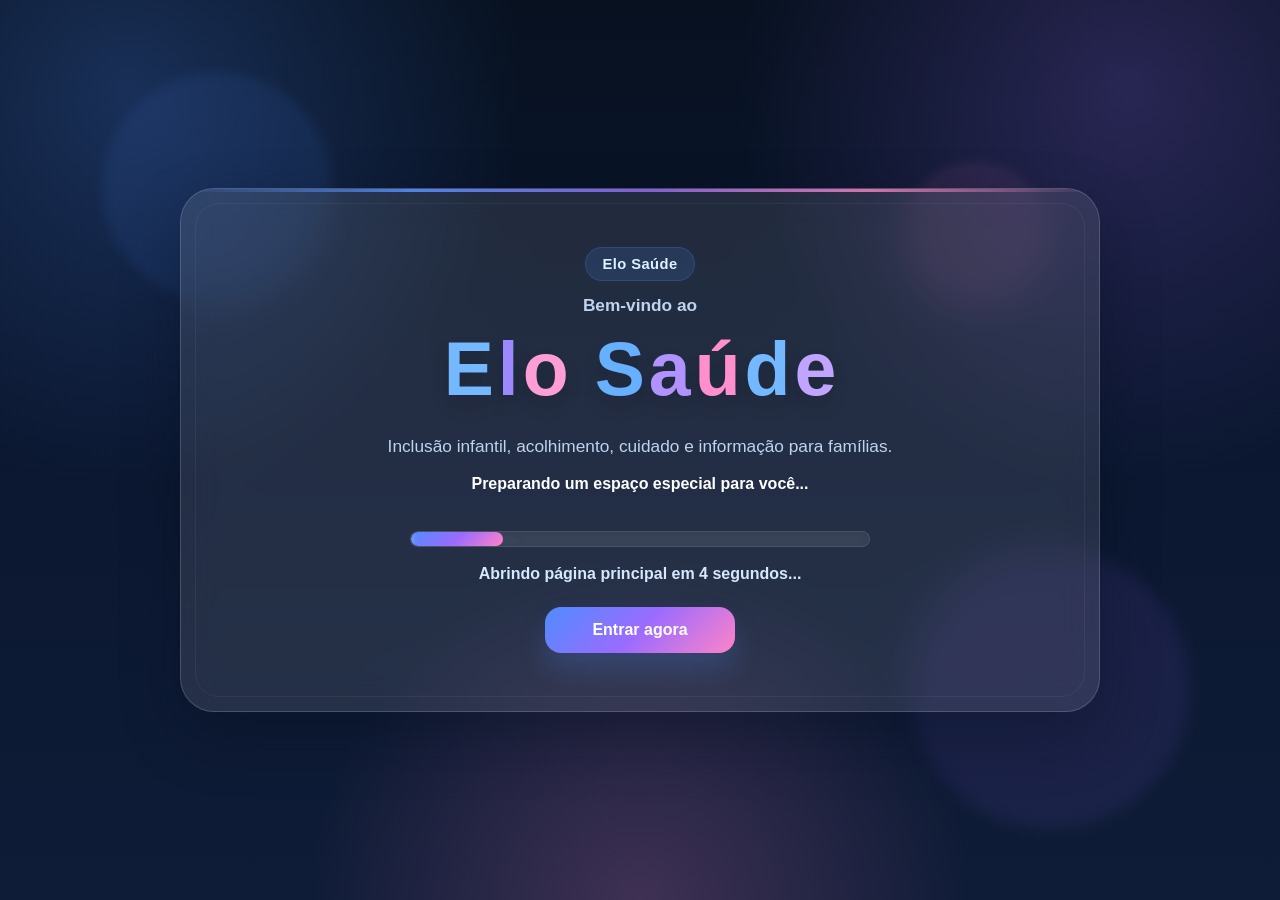
<file: index.html>
<!DOCTYPE html>
<html lang="pt-BR">
<head>
  <meta charset="UTF-8">
  <meta name="viewport" content="width=device-width, initial-scale=1.0">
  <title>Bem-vindo | Elo Saúde</title>
  <meta name="description" content="Elo Saúde - informação, acolhimento e cuidado para famílias de crianças atípicas.">
  <link rel="stylesheet" href="css/style.css">
</head>
<body class="pagina-loader">

  <main class="loader-screen">
    <div class="shape shape-1"></div>
    <div class="shape shape-2"></div>
    <div class="shape shape-3"></div>

    <section class="loader-box" aria-labelledby="titulo-principal">
      <span class="loader-badge">Elo Saúde</span>

      <p class="loader-topo">Bem-vindo ao</p>

      <h1 id="titulo-principal" class="logo-animada" aria-label="Elo Saúde">
        <span class="letra letra-1">E</span>
        <span class="letra letra-2">l</span>
        <span class="letra letra-3">o</span>
        <span class="espaco"></span>
        <span class="letra letra-4">S</span>
        <span class="letra letra-5">a</span>
        <span class="letra letra-6">ú</span>
        <span class="letra letra-7">d</span>
        <span class="letra letra-8">e</span>
      </h1>

      <p class="loader-texto">
        Inclusão infantil, acolhimento, cuidado e informação para famílias.
      </p>

      <p class="loader-frase" id="fraseDinamica">
        Preparando um espaço especial para você...
      </p>

      <div
        class="barra-carregamento"
        role="progressbar"
        aria-valuemin="0"
        aria-valuemax="100"
        aria-valuenow="0"
      >
        <div class="progresso" id="progresso"></div>
      </div>

      <p id="contador" class="contador">
        Abrindo página principal em 5 segundos...
      </p>

      <div class="loader-acoes">
        <a href="./pages/home.html" class="btn-entrar">Entrar agora</a>
      </div>
    </section>
  </main>

  <script src="js/script.js"></script>
</body>
</html>
</file>
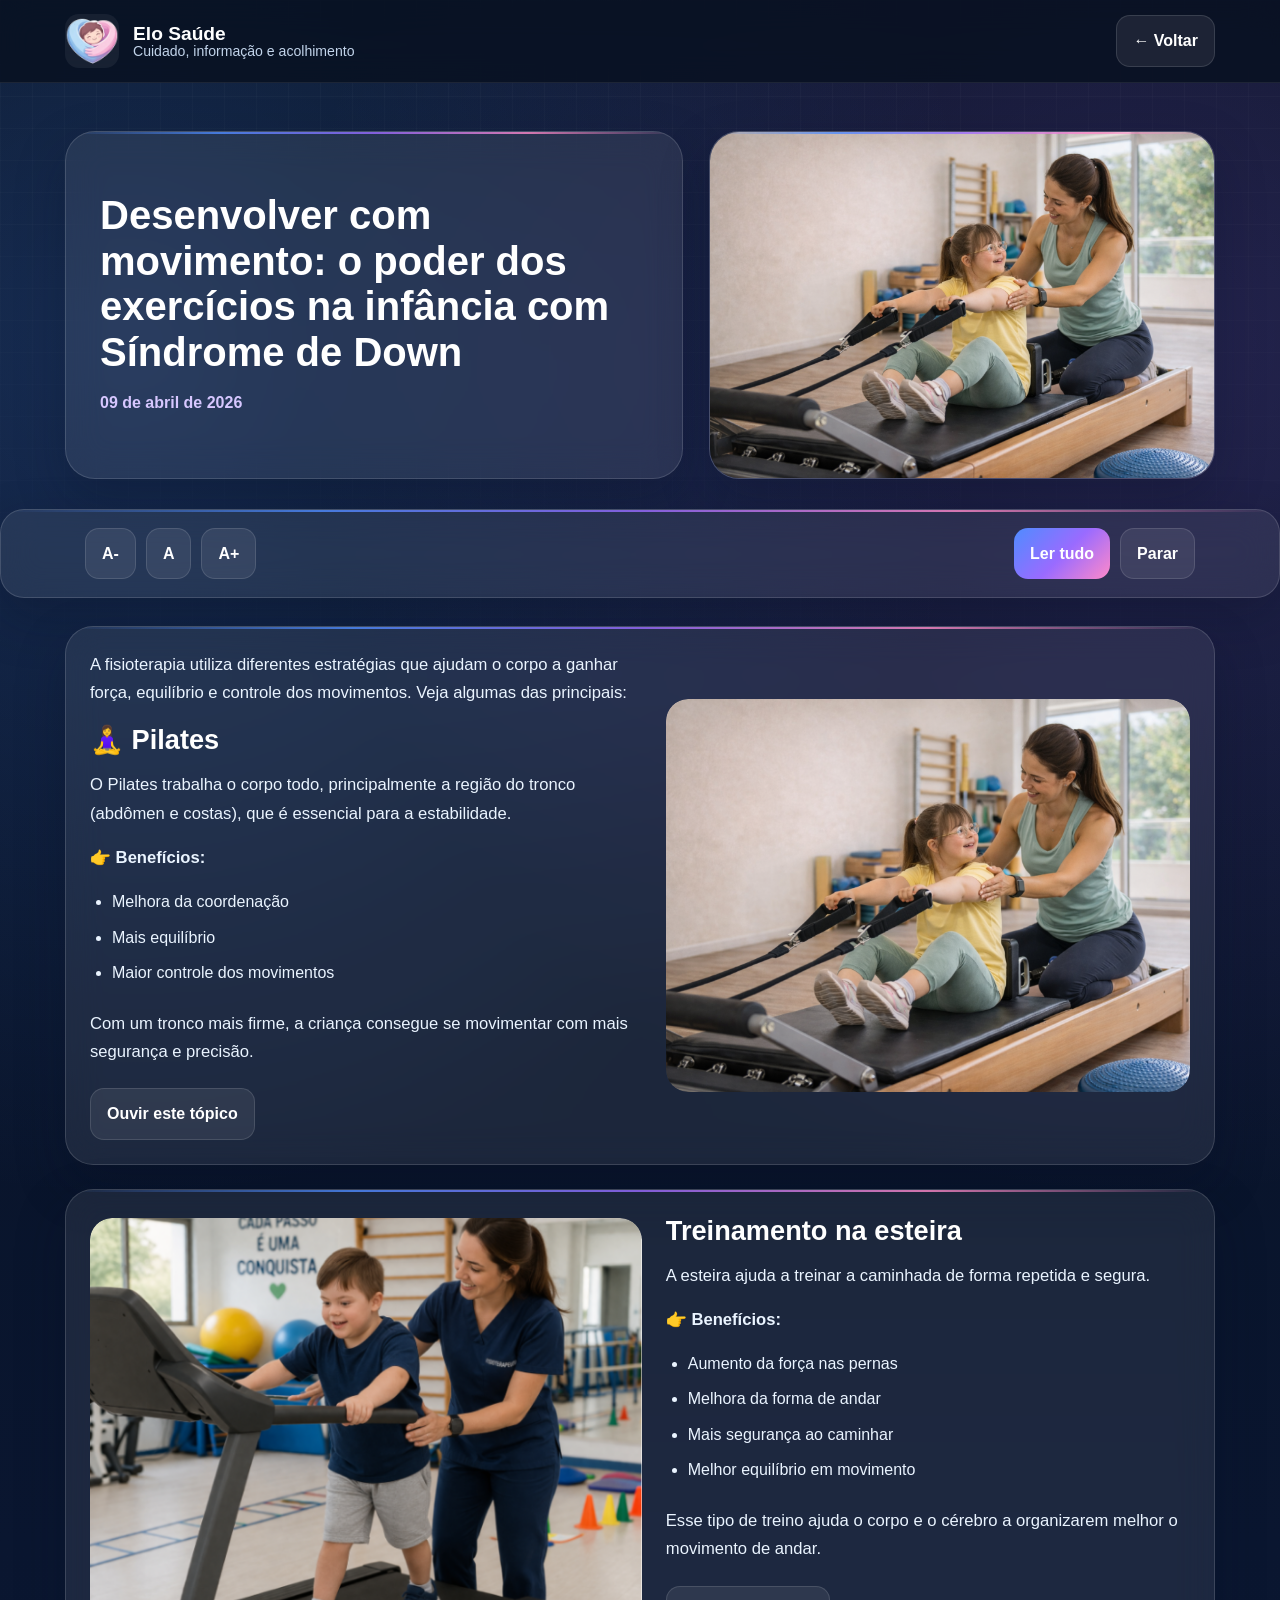
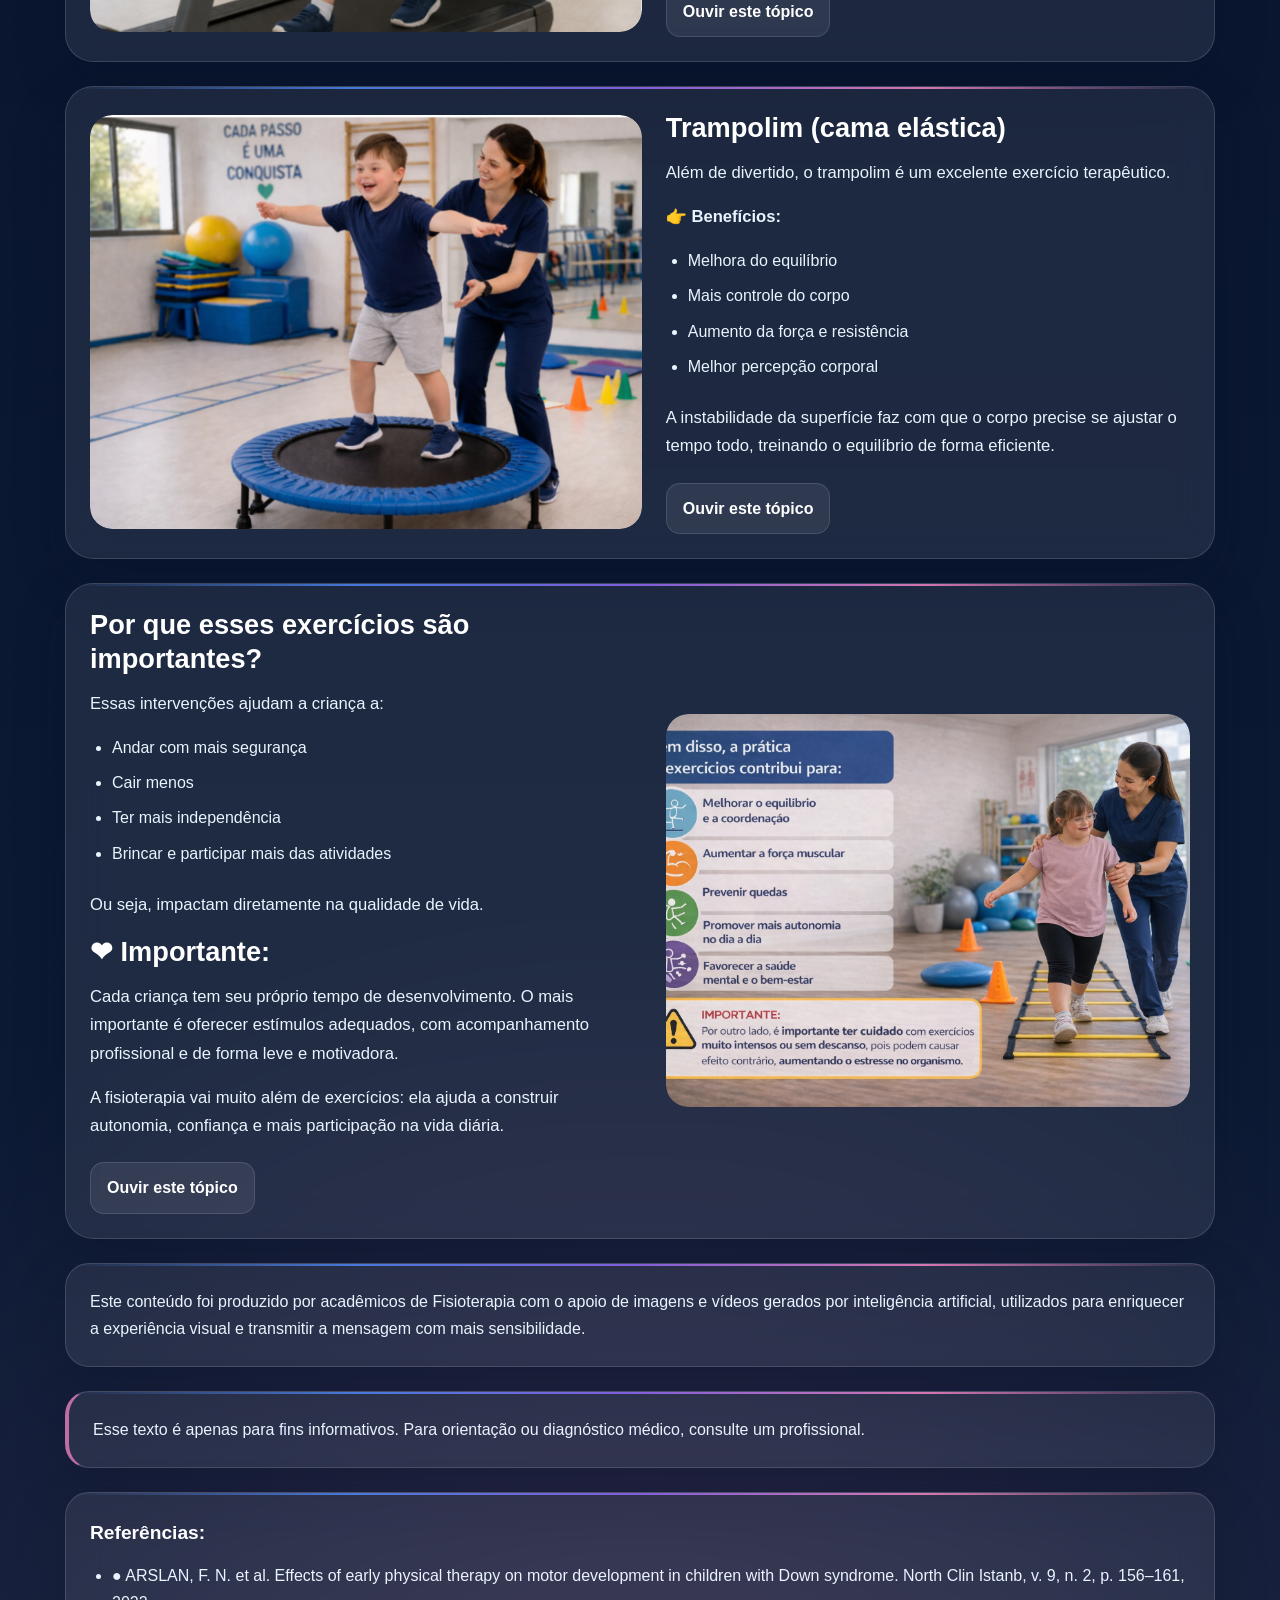
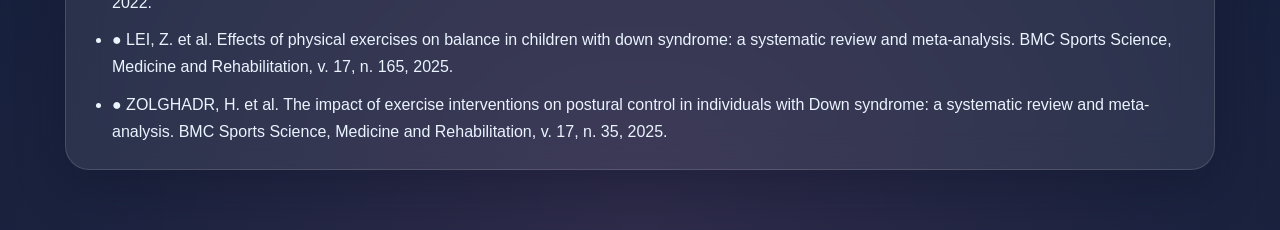
<file: pages/Desenvolvercom movimento.html>
<!DOCTYPE html>
<html lang="pt-BR">
<head>
  <meta charset="UTF-8">
  <meta name="viewport" content="width=device-width, initial-scale=1.0">
  <title>Desenvolver com movimento: o poder dos exercícios na infância com Síndrome de Down | Elo Saúde</title>
  <link rel="stylesheet" href="../css/noticia.css">
</head>
<body>

  <header class="topo">
    <div class="container topo-conteudo">
      <a href="index.html" class="logo">
        <img src="../img/logo.07" alt="" data-fallback-text="1">
        <div class="logo-texto">
          <strong>Elo Saúde</strong>
          <span>Cuidado, informação e acolhimento</span>
        </div>
      </a>

      <a href="home.html" class="btn-voltar">← Voltar</a>
    </div>
  </header>

  <main class="pagina-noticia">
    <section class="hero-noticia">
      <div class="container hero-grid">
        <div class="hero-texto">
          <h1>Desenvolver com movimento: o poder dos exercícios na infância com Síndrome de Down</h1>
          <p class="data-publicacao">09 de abril de 2026</p>
        </div>

        <div class="hero-imagem">
          <img src="../img/capa2.png" alt="Notícia 1" data-fallback-text="Notícia 1">
        </div>
      </div>
    </section>

    <section class="barra-acessibilidade">
      <div class="container acessibilidade-conteudo">
        <div class="grupo-botoes">
          <button type="button" id="diminuir-fonte" class="btn-acao">A-</button>
          <button type="button" id="fonte-padrao" class="btn-acao">A</button>
          <button type="button" id="aumentar-fonte" class="btn-acao">A+</button>
        </div>

        <div class="grupo-botoes">
          <button type="button" id="ler-tudo" class="btn-acao destaque">Ler tudo</button>
          <button type="button" id="parar-leitura" class="btn-acao">Parar</button>
        </div>
      </div>
    </section>

    <article class="container materia" id="materiaCompleta">

      <section class="bloco-noticia">
        <div class="bloco-texto">
          <p>
            A fisioterapia utiliza diferentes estratégias que ajudam o corpo a ganhar força, equilíbrio e controle dos movimentos. Veja algumas das principais:
          </p>

          <h2>🧘‍♀️ Pilates</h2>

          <p>
            O Pilates trabalha o corpo todo, principalmente a região do tronco (abdômen e costas), que é essencial para a estabilidade.
          </p>

          <p><strong>👉 Benefícios:</strong></p>
          <ul>
            <li>Melhora da coordenação</li>
            <li>Mais equilíbrio</li>
            <li>Maior controle dos movimentos</li>
          </ul>

          <p>
            Com um tronco mais firme, a criança consegue se movimentar com mais segurança e precisão.
          </p>

          <button type="button" class="btn-topico ouvir-topico">Ouvir este tópico</button>
        </div>

        <div class="bloco-imagem">
          <img src="../img/capa2.png" alt="Notícia 1" data-fallback-text="N">
        </div>
      </section>

      <section class="bloco-noticia reverso">
        <div class="bloco-texto">
          <h2> Treinamento na esteira</h2>

          <p>
            A esteira ajuda a treinar a caminhada de forma repetida e segura.
          </p>

          <p><strong>👉 Benefícios:</strong></p>
          <ul>
            <li>Aumento da força nas pernas</li>
            <li>Melhora da forma de andar</li>
            <li>Mais segurança ao caminhar</li>
            <li>Melhor equilíbrio em movimento</li>
          </ul>

          <p>
            Esse tipo de treino ajuda o corpo e o cérebro a organizarem melhor o movimento de andar.
          </p>

          <button type="button" class="btn-topico ouvir-topico">Ouvir este tópico</button>
        </div>

        <div class="bloco-imagem">
          <img src="../img/capa2img2.png" alt="" data-fallback-text=">
        </div>
      </section>

      <section class="bloco-noticia">
        <div class="bloco-texto">
          <h2> Vibração de corpo inteiro</h2>

          <p>
            Nessa técnica, a criança fica sobre uma plataforma que vibra levemente, estimulando os músculos.
          </p>

          <p><strong>👉 Benefícios:</strong></p>
          <ul>
            <li>Aumento da firmeza muscular</li>
            <li>Melhora do equilíbrio em pé</li>
            <li>Mais resistência muscular</li>
          </ul>

          <p>
            É uma ótima estratégia para ativar músculos mais profundos, especialmente em casos de hipotonia.
          </p>

          <button type="button" class="btn-topico ouvir-topico">Ouvir este tópico</button>
        </div>

        <div class="bloco-imagem">
        </div>
      </section>

      <section class="bloco-noticia reverso">
        <div class="bloco-texto">
          <h2> Trampolim (cama elástica)</h2>

          <p>
            Além de divertido, o trampolim é um excelente exercício terapêutico.
          </p>

          <p><strong>👉 Benefícios:</strong></p>
          <ul>
            <li>Melhora do equilíbrio</li>
            <li>Mais controle do corpo</li>
            <li>Aumento da força e resistência</li>
            <li>Melhor percepção corporal</li>
          </ul>

          <p>
            A instabilidade da superfície faz com que o corpo precise se ajustar o tempo todo, treinando o equilíbrio de forma eficiente.
          </p>

          <button type="button" class="btn-topico ouvir-topico">Ouvir este tópico</button>
        </div>

        <div class="bloco-imagem">
          <img src="../img/capa2img5.png" alt=" data-fallback-text="">
        </div>
      </section>

      <section class="bloco-noticia">
        <div class="bloco-texto">
          <h2>Por que esses exercícios são importantes?</h2>

          <p>
            Essas intervenções ajudam a criança a:
          </p>

          <ul>
            <li>Andar com mais segurança</li>
            <li>Cair menos</li>
            <li>Ter mais independência</li>
            <li>Brincar e participar mais das atividades</li>
          </ul>

          <p>
            Ou seja, impactam diretamente na qualidade de vida.
          </p>

          <h2>❤ Importante:</h2>

          <p>
            Cada criança tem seu próprio tempo de desenvolvimento. O mais importante é oferecer estímulos adequados, com acompanhamento profissional e de forma leve e motivadora.
          </p>

          <p>
            A fisioterapia vai muito além de exercícios: ela ajuda a construir autonomia, confiança e mais participação na vida diária.
          </p>

          <button type="button" class="btn-topico ouvir-topico">Ouvir este tópico</button>
        </div>

        <div class="bloco-imagem">
          <img src="../img/capa2img7.png" alt="" data-fallback-text="">
        </div>
      </section>

      <section class="bloco-extra">
        <p>
          Este conteúdo foi produzido por acadêmicos de Fisioterapia com o apoio de imagens e vídeos gerados por inteligência artificial, utilizados para enriquecer a experiência visual e transmitir a mensagem com mais sensibilidade.
        </p>
      </section>

      <section class="bloco-extra alerta">
        <p>
          Esse texto é apenas para fins informativos. Para orientação ou diagnóstico médico, consulte um profissional.
        </p>
      </section>

      <section class="bloco-extra">
        <h3>Referências:</h3>
        <ul>
          <li>● ARSLAN, F. N. et al. Effects of early physical therapy on motor development in children with Down syndrome. North Clin Istanb, v. 9, n. 2, p. 156–161, 2022.</li>
          <li>● LEI, Z. et al. Effects of physical exercises on balance in children with down syndrome: a systematic review and meta-analysis. BMC Sports Science, Medicine and Rehabilitation, v. 17, n. 165, 2025.</li>
          <li>● ZOLGHADR, H. et al. The impact of exercise interventions on postural control in individuals with Down syndrome: a systematic review and meta-analysis. BMC Sports Science, Medicine and Rehabilitation, v. 17, n. 35, 2025.</li>
        </ul>
      </section>

    </article>
  </main>

    <script src="../js/noticia.js"></script>
</body>
</html>
</file>
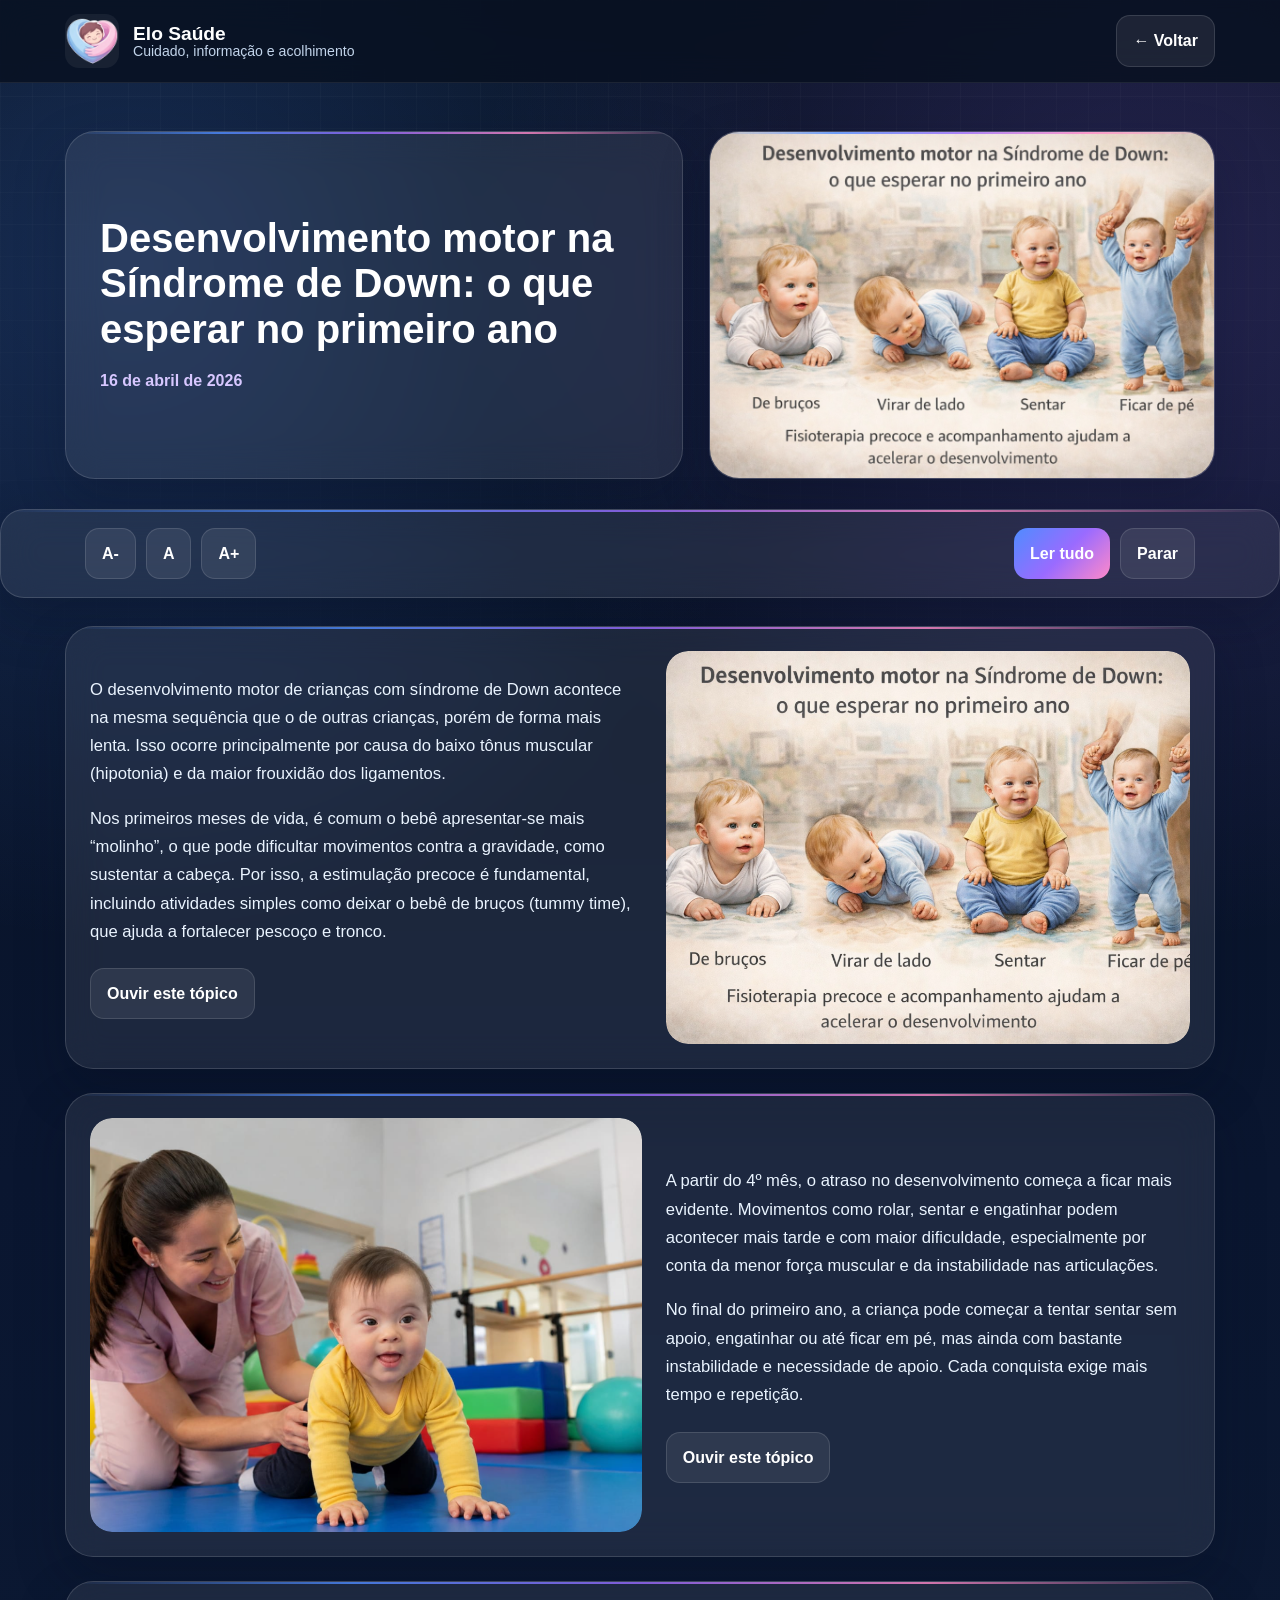
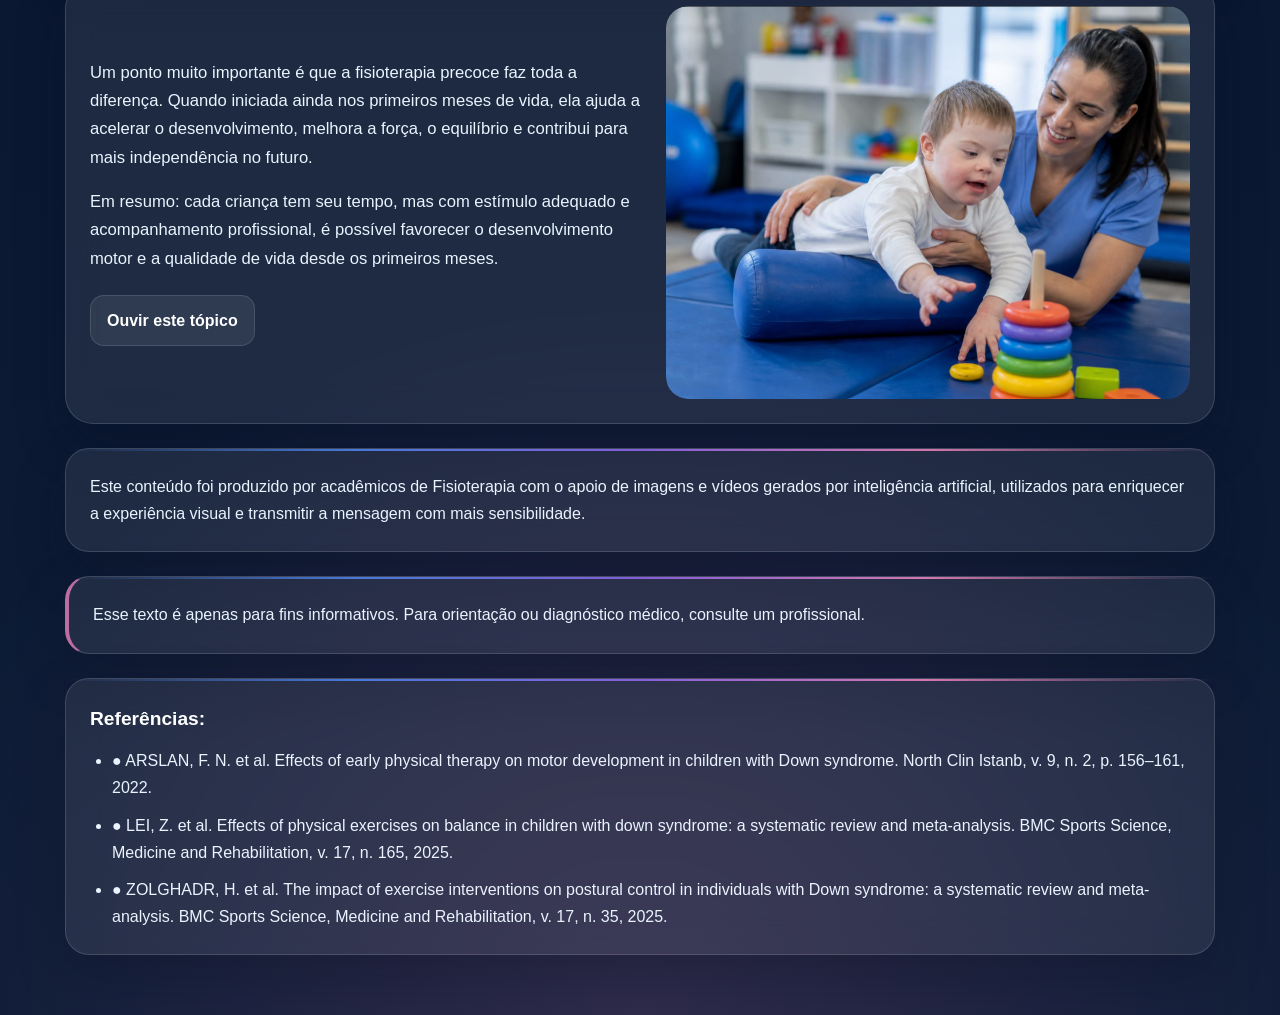
<file: pages/Desenvolvimento motor na Síndrome de Down.html>
<!DOCTYPE html>
<html lang="pt-BR">
<head>
  <meta charset="UTF-8">
  <meta name="viewport" content="width=device-width, initial-scale=1.0">
  <title>Desenvolvimento motor na Síndrome de Down: o que esperar no primeiro ano | Elo Saúde</title>
  <link rel="stylesheet" href="../css/noticia.css">
</head>
<body>

  <header class="topo">
    <div class="container topo-conteudo">
      <a href="index.html" class="logo">
        <img src="../img/logo.07" alt="Logo Elo Saúde" data-fallback-text="Elo Saúde">
        <div class="logo-texto">
          <strong>Elo Saúde</strong>
          <span>Cuidado, informação e acolhimento</span>
        </div>
      </a>

      <a href="home.html" class="btn-voltar">← Voltar</a>
    </div>
  </header>

  <main class="pagina-noticia">
    <section class="hero-noticia">
      <div class="container hero-grid">
        <div class="hero-texto">
          <h1>Desenvolvimento motor na Síndrome de Down: o que esperar no primeiro ano</h1>
          <p class="data-publicacao">16 de abril de 2026</p>
        </div>

        <div class="hero-imagem">
          <img src="../img/pag7.png" alt="Desenvolvimento motor na Síndrome de Down no primeiro ano de vida">
        </div>
      </div>
    </section>

    <section class="barra-acessibilidade">
      <div class="container acessibilidade-conteudo">
        <div class="grupo-botoes">
          <button type="button" id="diminuir-fonte" class="btn-acao">A-</button>
          <button type="button" id="fonte-padrao" class="btn-acao">A</button>
          <button type="button" id="aumentar-fonte" class="btn-acao">A+</button>
        </div>

        <div class="grupo-botoes">
          <button type="button" id="ler-tudo" class="btn-acao destaque">Ler tudo</button>
          <button type="button" id="parar-leitura" class="btn-acao">Parar</button>
        </div>
      </div>
    </section>

    <article class="container materia" id="materiaCompleta">

      <section class="bloco-noticia">
        <div class="bloco-texto">
          <p>
            O desenvolvimento motor de crianças com síndrome de Down acontece na mesma sequência que o de outras crianças, porém de forma mais lenta. Isso ocorre principalmente por causa do baixo tônus muscular (hipotonia) e da maior frouxidão dos ligamentos.
          </p>

          <p>
            Nos primeiros meses de vida, é comum o bebê apresentar-se mais “molinho”, o que pode dificultar movimentos contra a gravidade, como sustentar a cabeça. Por isso, a estimulação precoce é fundamental, incluindo atividades simples como deixar o bebê de bruços (tummy time), que ajuda a fortalecer pescoço e tronco.
          </p>

          <button type="button" class="btn-topico ouvir-topico">Ouvir este tópico</button>
        </div>

        <div class="bloco-imagem">
          <img src="../img/pag7.png" alt="Bebê com síndrome de Down em estimulação precoce">
        </div>
      </section>

      <section class="bloco-noticia reverso">
        <div class="bloco-texto">
          <p>
            A partir do 4º mês, o atraso no desenvolvimento começa a ficar mais evidente. Movimentos como rolar, sentar e engatinhar podem acontecer mais tarde e com maior dificuldade, especialmente por conta da menor força muscular e da instabilidade nas articulações.
          </p>

          <p>
            No final do primeiro ano, a criança pode começar a tentar sentar sem apoio, engatinhar ou até ficar em pé, mas ainda com bastante instabilidade e necessidade de apoio. Cada conquista exige mais tempo e repetição.
          </p>

          <button type="button" class="btn-topico ouvir-topico">Ouvir este tópico</button>
        </div>

        <div class="bloco-imagem">
          <img src="../img/pa7cap1.png" alt="Fases do desenvolvimento motor no primeiro ano">
        </div>
      </section>

      <section class="bloco-noticia">
        <div class="bloco-texto">
          <p>
            Um ponto muito importante é que a fisioterapia precoce faz toda a diferença. Quando iniciada ainda nos primeiros meses de vida, ela ajuda a acelerar o desenvolvimento, melhora a força, o equilíbrio e contribui para mais independência no futuro.
          </p>

          <p>
            Em resumo: cada criança tem seu tempo, mas com estímulo adequado e acompanhamento profissional, é possível favorecer o desenvolvimento motor e a qualidade de vida desde os primeiros meses.
          </p>

          <button type="button" class="btn-topico ouvir-topico">Ouvir este tópico</button>
        </div>

        <div class="bloco-imagem">
          <img src="../img/pa7cap2.png" alt="Fisioterapia precoce no desenvolvimento motor de crianças com síndrome de Down">
        </div>
      </section>

      <section class="bloco-extra">
        <p>
          Este conteúdo foi produzido por acadêmicos de Fisioterapia com o apoio de imagens e vídeos gerados por inteligência artificial, utilizados para enriquecer a experiência visual e transmitir a mensagem com mais sensibilidade.
        </p>
      </section>

      <section class="bloco-extra alerta">
        <p>
          Esse texto é apenas para fins informativos. Para orientação ou diagnóstico médico, consulte um profissional.
        </p>
      </section>

      <section class="bloco-extra">
        <h3>Referências:</h3>
        <ul>
          <li>● ARSLAN, F. N. et al. Effects of early physical therapy on motor development in children with Down syndrome. North Clin Istanb, v. 9, n. 2, p. 156–161, 2022.</li>
          <li>● LEI, Z. et al. Effects of physical exercises on balance in children with down syndrome: a systematic review and meta-analysis. BMC Sports Science, Medicine and Rehabilitation, v. 17, n. 165, 2025.</li>
          <li>● ZOLGHADR, H. et al. The impact of exercise interventions on postural control in individuals with Down syndrome: a systematic review and meta-analysis. BMC Sports Science, Medicine and Rehabilitation, v. 17, n. 35, 2025.</li>
        </ul>
      </section>

    </article>
  </main>

  <script src="../js/noticia.js"></script>
</body>
</html>
</file>
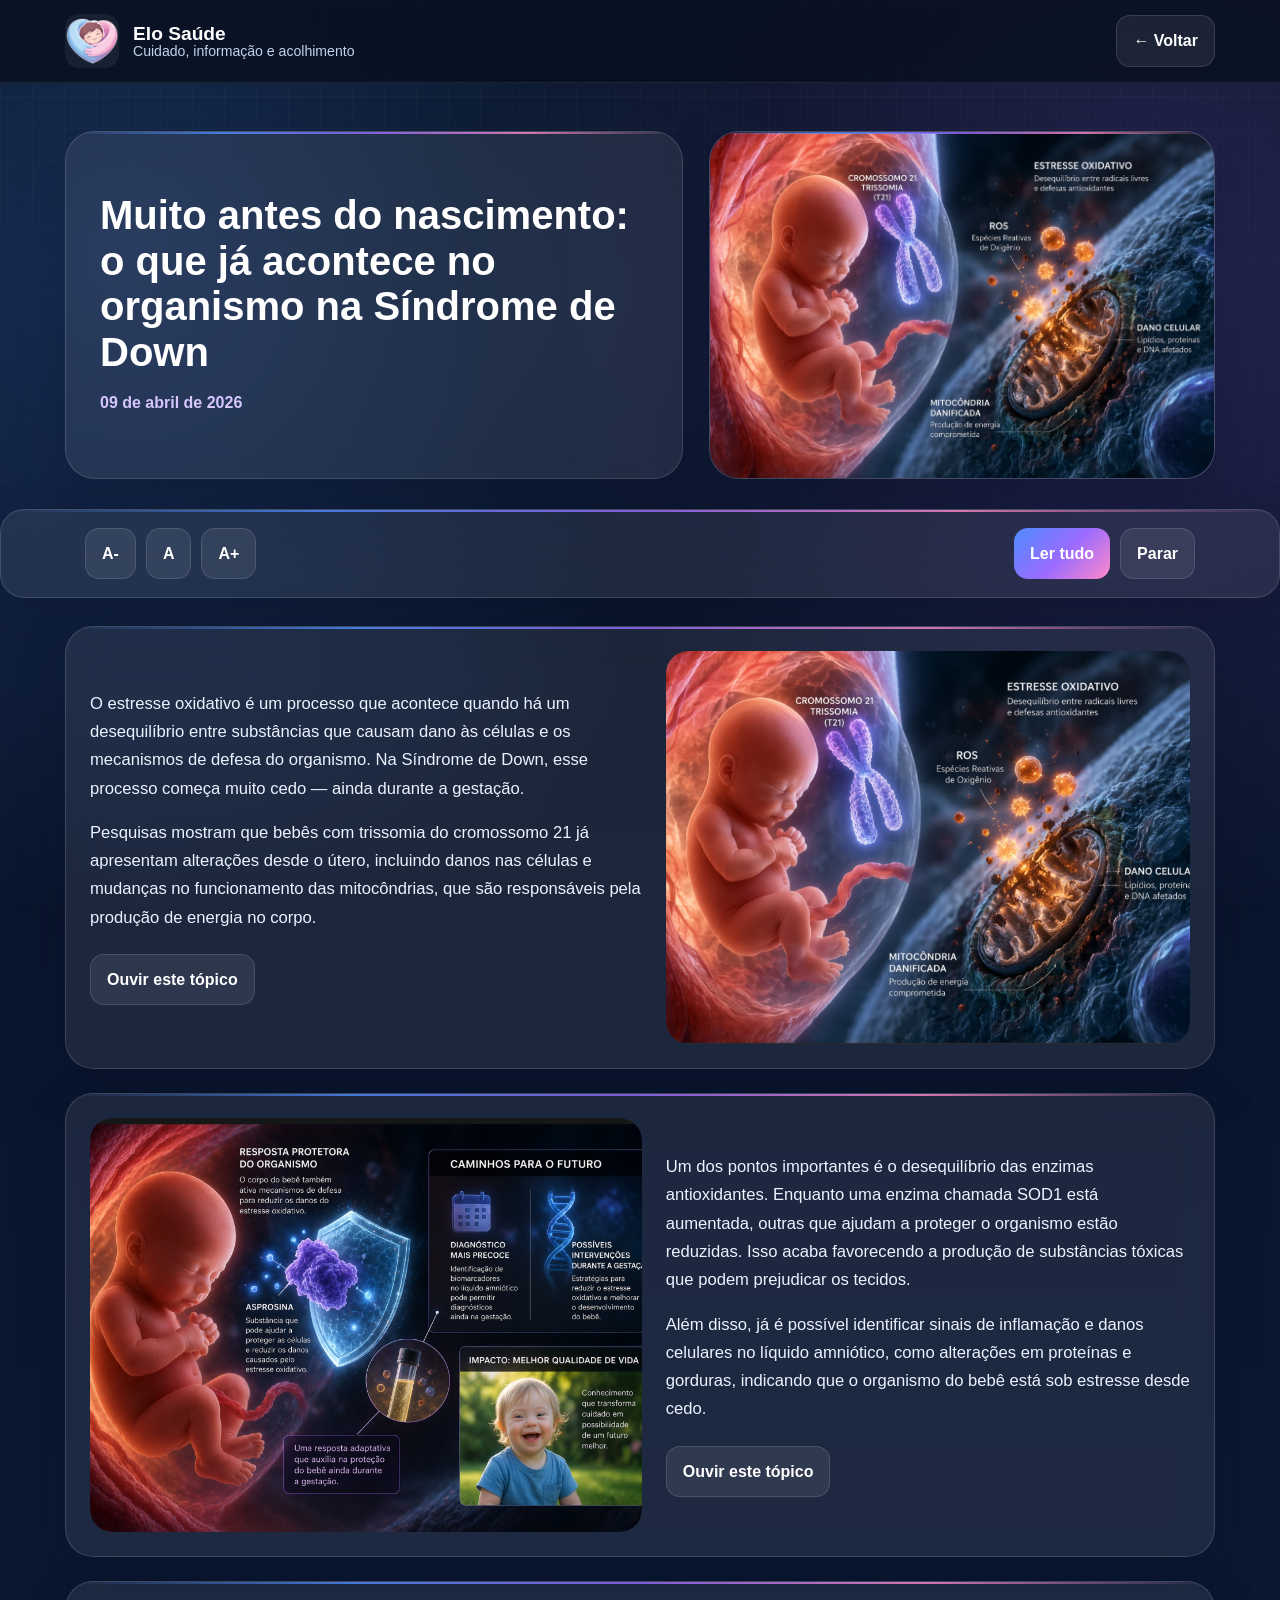
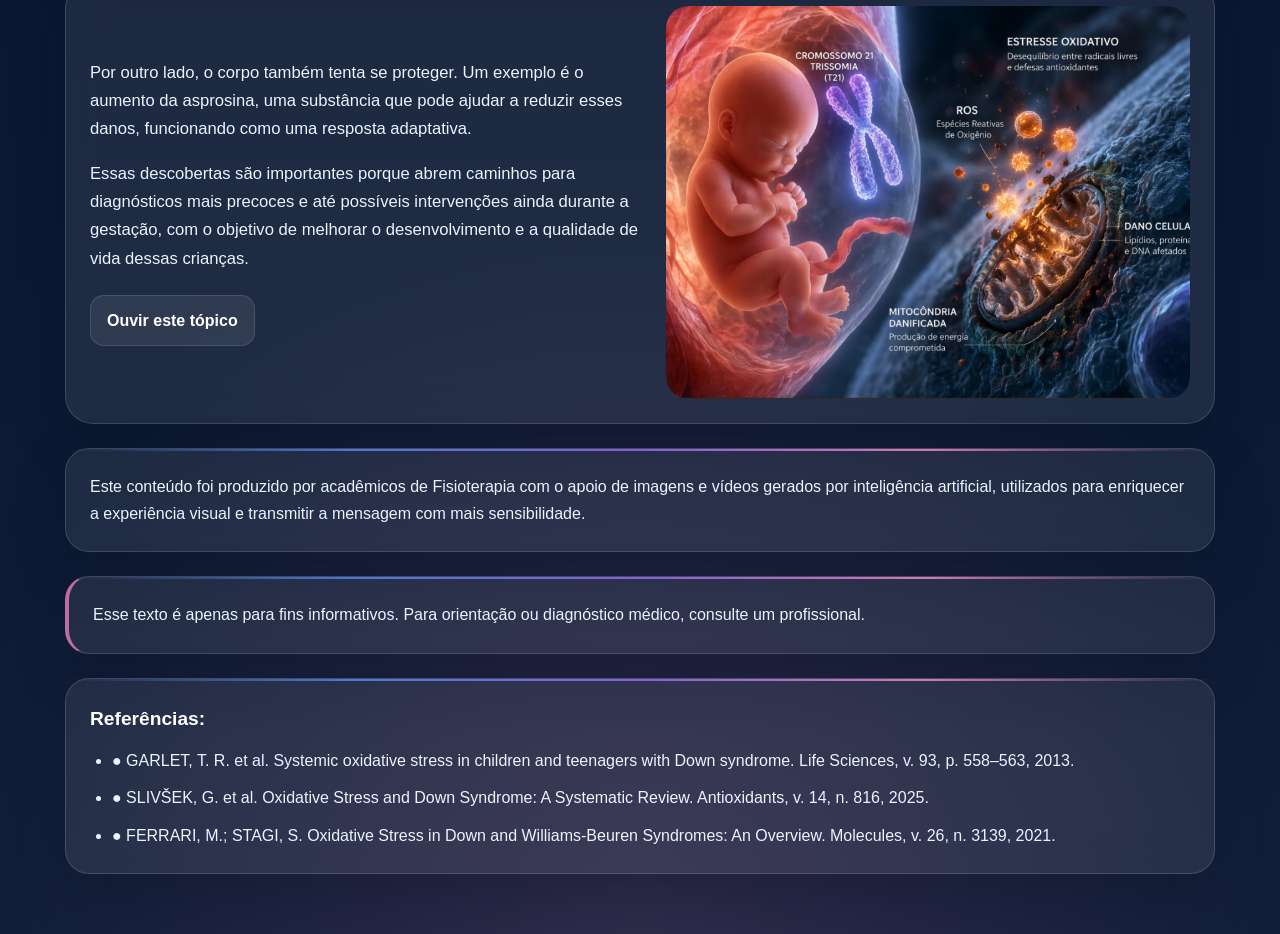
<file: pages/Muitoantesdonascimento.html>
<!DOCTYPE html>
<html lang="pt-BR">
<head>
  <meta charset="UTF-8">
  <meta name="viewport" content="width=device-width, initial-scale=1.0">
  <title>Muito antes do nascimento: o que já acontece no organismo na Síndrome de Down | Elo Saúde</title>
  <link rel="stylesheet" href="../css/noticia.css">
</head>
<body>

  <header class="topo">
    <div class="container topo-conteudo">
      <a href="index.html" class="logo">
        <img src="../img/logo.07" alt="" data-fallback-text="">
        <div class="logo-texto">
          <strong>Elo Saúde</strong>
          <span>Cuidado, informação e acolhimento</span>
        </div>
      </a>

      <a href="home.html" class="btn-voltar">← Voltar</a>
    </div>
  </header>

  <main class="pagina-noticia">
    <section class="hero-noticia">
      <div class="container hero-grid">
        <div class="hero-texto">
          <h1>Muito antes do nascimento: o que já acontece no organismo na Síndrome de Down</h1>
          <p class="data-publicacao">09 de abril de 2026</p>
        </div>

        <div class="hero-imagem">
          <img src="../img/capa4.png" alt="Notícia 1" data-fallback-text="">
        </div>
      </div>
    </section>

    <section class="barra-acessibilidade">
      <div class="container acessibilidade-conteudo">
        <div class="grupo-botoes">
          <button type="button" id="diminuir-fonte" class="btn-acao">A-</button>
          <button type="button" id="fonte-padrao" class="btn-acao">A</button>
          <button type="button" id="aumentar-fonte" class="btn-acao">A+</button>
        </div>

        <div class="grupo-botoes">
          <button type="button" id="ler-tudo" class="btn-acao destaque">Ler tudo</button>
          <button type="button" id="parar-leitura" class="btn-acao">Parar</button>
        </div>
      </div>
    </section>

    <article class="container materia" id="materiaCompleta">

      <section class="bloco-noticia">
        <div class="bloco-texto">
          <p>
            O estresse oxidativo é um processo que acontece quando há um desequilíbrio entre substâncias que causam dano às células e os mecanismos de defesa do organismo. Na Síndrome de Down, esse processo começa muito cedo — ainda durante a gestação.
          </p>

          <p>
            Pesquisas mostram que bebês com trissomia do cromossomo 21 já apresentam alterações desde o útero, incluindo danos nas células e mudanças no funcionamento das mitocôndrias, que são responsáveis pela produção de energia no corpo.
          </p>

          <button type="button" class="btn-topico ouvir-topico">Ouvir este tópico</button>
        </div>

        <div class="bloco-imagem">
          <img src="../img/capa4img2.png" alt="Notícia 1" data-fallback-text="">
        </div>
      </section>

      <section class="bloco-noticia reverso">
        <div class="bloco-texto">
          <p>
            Um dos pontos importantes é o desequilíbrio das enzimas antioxidantes. Enquanto uma enzima chamada SOD1 está aumentada, outras que ajudam a proteger o organismo estão reduzidas. Isso acaba favorecendo a produção de substâncias tóxicas que podem prejudicar os tecidos.
          </p>

          <p>
            Além disso, já é possível identificar sinais de inflamação e danos celulares no líquido amniótico, como alterações em proteínas e gorduras, indicando que o organismo do bebê está sob estresse desde cedo.
          </p>

          <button type="button" class="btn-topico ouvir-topico">Ouvir este tópico</button>
        </div>

        <div class="bloco-imagem">
         <img src="../img/capa4img3.png" alt="Notícia 1" data-fallback-text="">
        </div>
      </section>

      <section class="bloco-noticia">
        <div class="bloco-texto">
          <p>
            Por outro lado, o corpo também tenta se proteger. Um exemplo é o aumento da asprosina, uma substância que pode ajudar a reduzir esses danos, funcionando como uma resposta adaptativa.
          </p>

          <p>
            Essas descobertas são importantes porque abrem caminhos para diagnósticos mais precoces e até possíveis intervenções ainda durante a gestação, com o objetivo de melhorar o desenvolvimento e a qualidade de vida dessas crianças.
          </p>

          <button type="button" class="btn-topico ouvir-topico">Ouvir este tópico</button>
        </div>

        <div class="bloco-imagem">
            <img src="../img/capa4img2.png" alt="Notícia 1" data-fallback-text="">
          
        
        </div>
      </section>

      <section class="bloco-extra">
        <p>
          Este conteúdo foi produzido por acadêmicos de Fisioterapia com o apoio de imagens e vídeos gerados por inteligência artificial, utilizados para enriquecer a experiência visual e transmitir a mensagem com mais sensibilidade.
        </p>
      </section>

      <section class="bloco-extra alerta">
        <p>
          Esse texto é apenas para fins informativos. Para orientação ou diagnóstico médico, consulte um profissional.
        </p>
      </section>

      <section class="bloco-extra">
        <h3>Referências:</h3>
        <ul>
          <li>● GARLET, T. R. et al. Systemic oxidative stress in children and teenagers with Down syndrome. Life Sciences, v. 93, p. 558–563, 2013.</li>
          <li>● SLIVŠEK, G. et al. Oxidative Stress and Down Syndrome: A Systematic Review. Antioxidants, v. 14, n. 816, 2025.</li>
          <li>● FERRARI, M.; STAGI, S. Oxidative Stress in Down and Williams-Beuren Syndromes: An Overview. Molecules, v. 26, n. 3139, 2021.</li>
        </ul>
      </section>

    </article>
  </main>

  <script src="../js/noticia.js"></script>
</body>
</html>
</file>
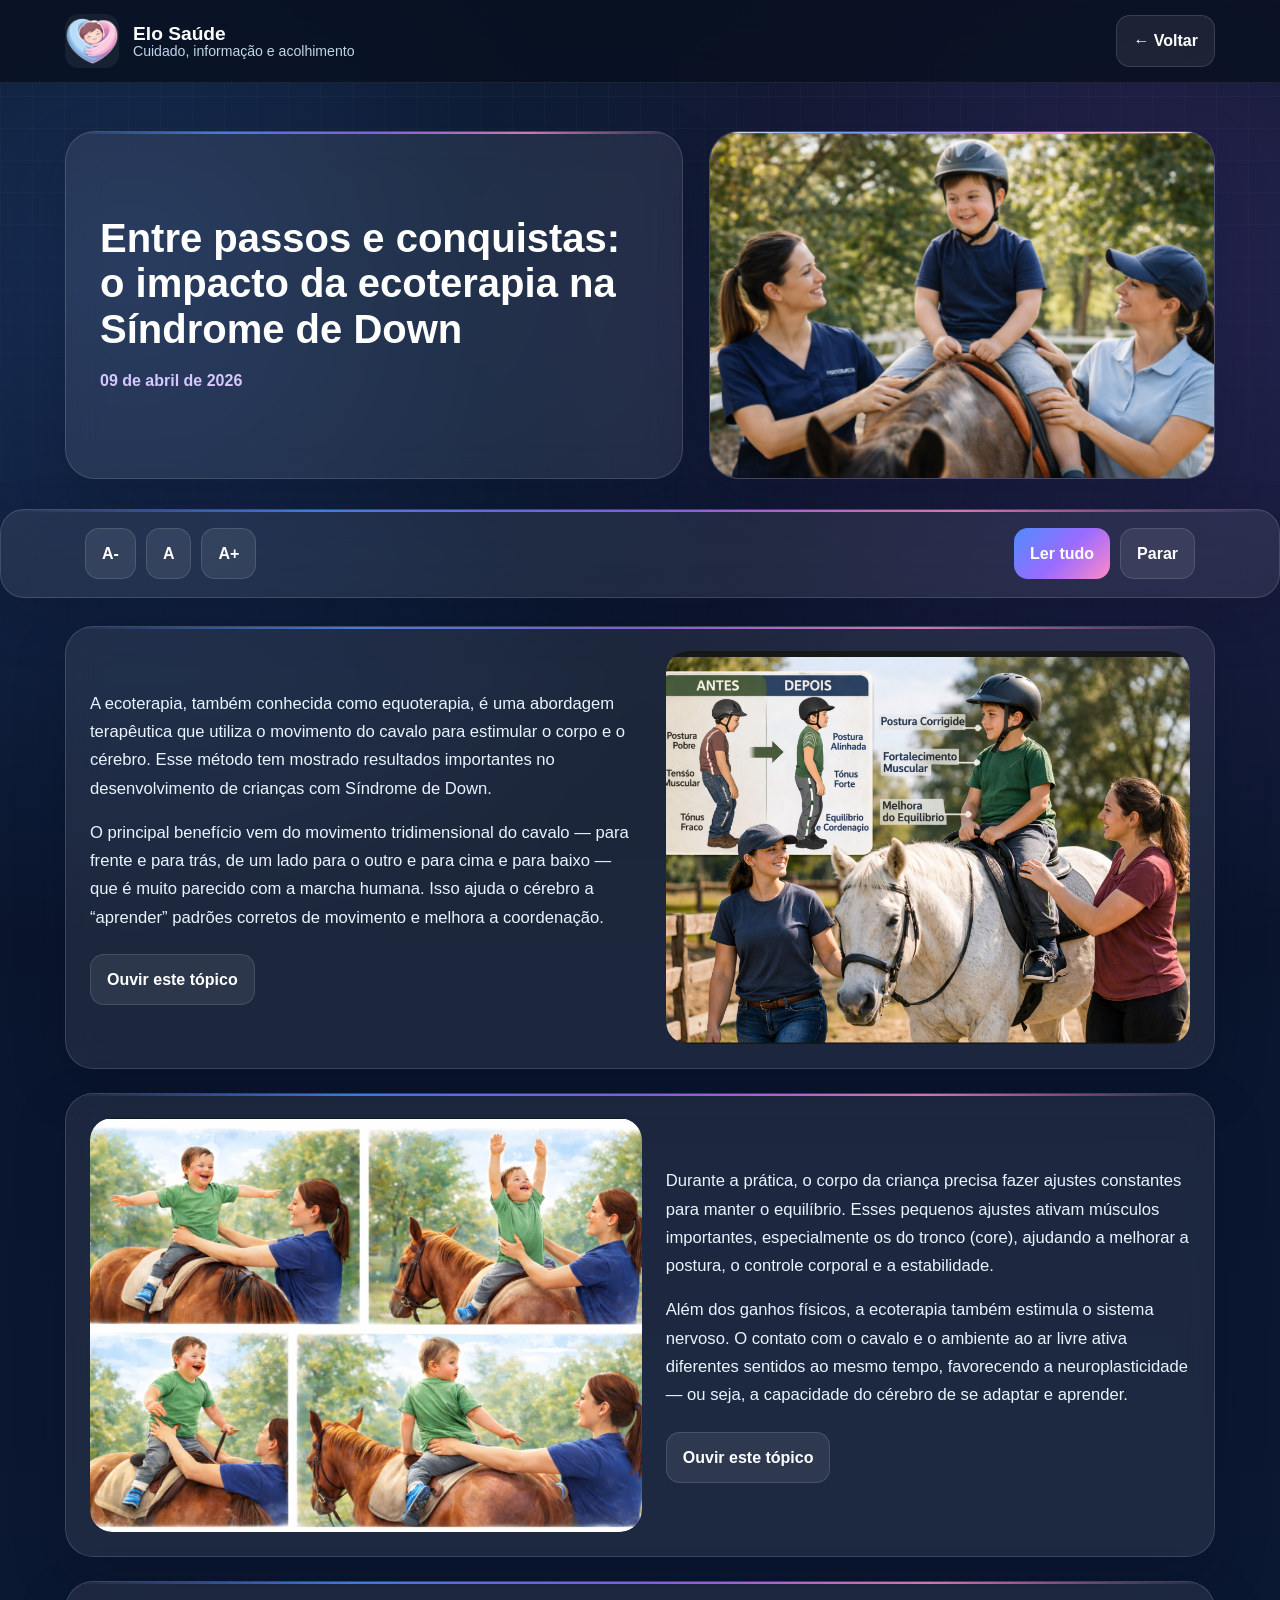
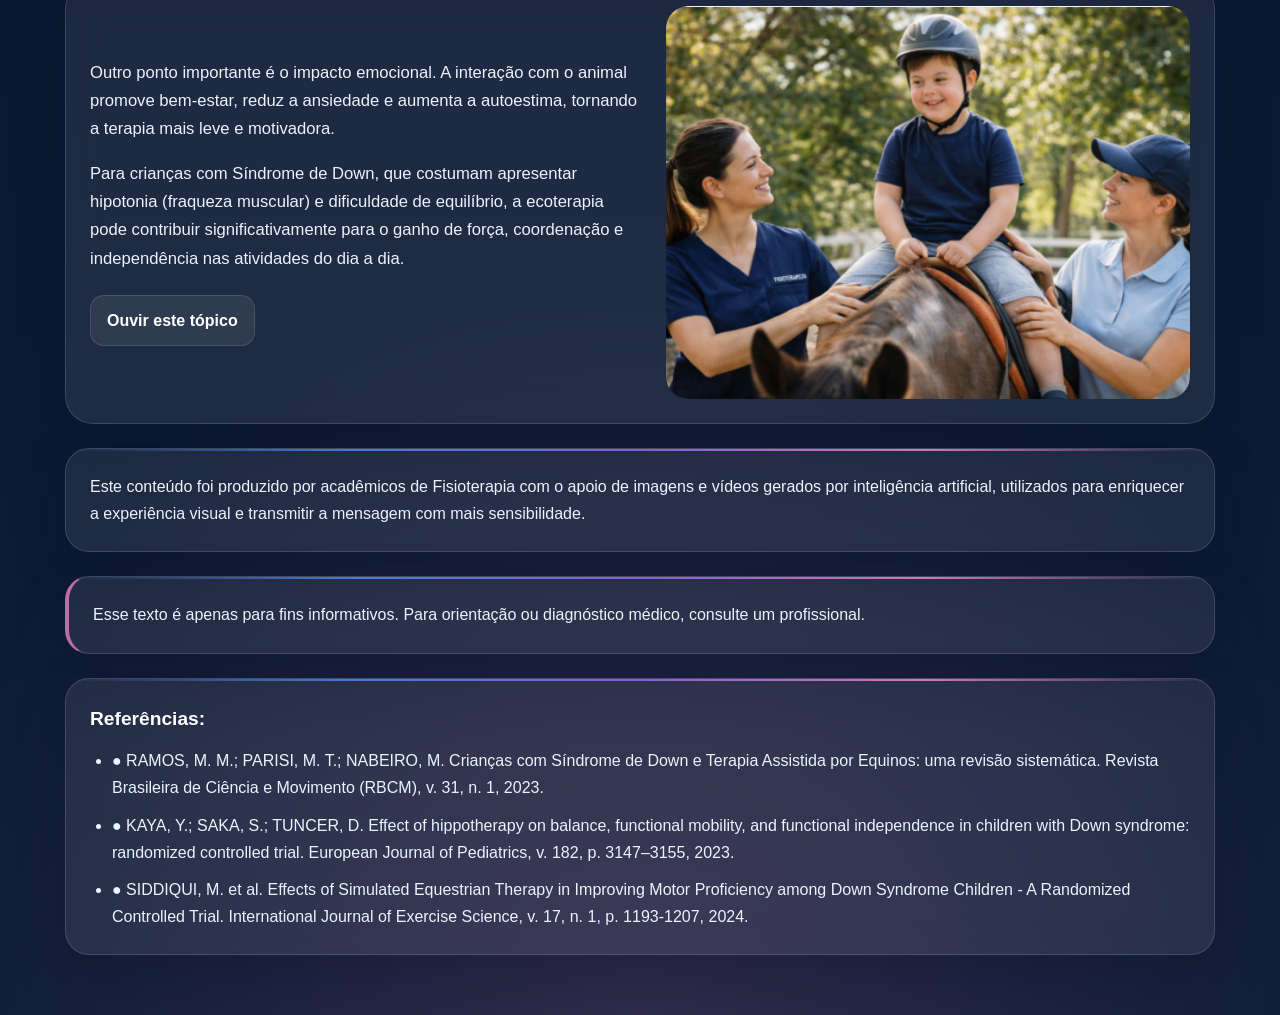
<file: pages/o impacto da ecoterapia na Síndrome de Down.html>
<!DOCTYPE html>
<html lang="pt-BR">
<head>
  <meta charset="UTF-8">
  <meta name="viewport" content="width=device-width, initial-scale=1.0">
  <title>Entre passos e conquistas: o impacto da ecoterapia na Síndrome de Down | Elo Saúde</title>
  
<link rel="stylesheet" href="../css/noticia.css">
  
</head>
<body>

  <header class="topo">
    <div class="container topo-conteudo">
      <a href="index.html" class="logo">
        <img src="../img/logo.07" alt="Notícia 1" data-fallback-text="">
        <div class="logo-texto">
          <strong>Elo Saúde</strong>
          <span>Cuidado, informação e acolhimento</span>
        </div>
      </a>

      <a href="home.html" class="btn-voltar">← Voltar</a>
    </div>
  </header>

  <main class="pagina-noticia">
    <section class="hero-noticia">
      <div class="container hero-grid">
        <div class="hero-texto">
          <h1>Entre passos e conquistas: o impacto da ecoterapia na Síndrome de Down</h1>
          <p class="data-publicacao">09 de abril de 2026</p>
        </div>

        <div class="hero-imagem">
            <img src="../img/capa5.png" alt="Notícia 1" data-fallback-text="">
        </div>
      </div>
    </section>

    <section class="barra-acessibilidade">
      <div class="container acessibilidade-conteudo">
        <div class="grupo-botoes">
          <button type="button" id="diminuir-fonte" class="btn-acao">A-</button>
          <button type="button" id="fonte-padrao" class="btn-acao">A</button>
          <button type="button" id="aumentar-fonte" class="btn-acao">A+</button>
        </div>

        <div class="grupo-botoes">
          <button type="button" id="ler-tudo" class="btn-acao destaque">Ler tudo</button>
          <button type="button" id="parar-leitura" class="btn-acao">Parar</button>
        </div>
      </div>
    </section>

    <article class="container materia" id="materiaCompleta">

      <section class="bloco-noticia">
        <div class="bloco-texto">
          <p>
            A ecoterapia, também conhecida como equoterapia, é uma abordagem terapêutica que utiliza o movimento do cavalo para estimular o corpo e o cérebro. Esse método tem mostrado resultados importantes no desenvolvimento de crianças com Síndrome de Down.
          </p>

          <p>
            O principal benefício vem do movimento tridimensional do cavalo — para frente e para trás, de um lado para o outro e para cima e para baixo — que é muito parecido com a marcha humana. Isso ajuda o cérebro a “aprender” padrões corretos de movimento e melhora a coordenação.
          </p>

          <button type="button" class="btn-topico ouvir-topico">Ouvir este tópico</button>
        </div>

        <div class="bloco-imagem">
            <img src="../img/capa5img1.png" alt="Notícia 1" data-fallback-text="">


        </div>
      </section>

      <section class="bloco-noticia reverso">
        <div class="bloco-texto">
          <p>
            Durante a prática, o corpo da criança precisa fazer ajustes constantes para manter o equilíbrio. Esses pequenos ajustes ativam músculos importantes, especialmente os do tronco (core), ajudando a melhorar a postura, o controle corporal e a estabilidade.
          </p>

          <p>
            Além dos ganhos físicos, a ecoterapia também estimula o sistema nervoso. O contato com o cavalo e o ambiente ao ar livre ativa diferentes sentidos ao mesmo tempo, favorecendo a neuroplasticidade — ou seja, a capacidade do cérebro de se adaptar e aprender.
          </p>

          <button type="button" class="btn-topico ouvir-topico">Ouvir este tópico</button>
        </div>

        <div class="bloco-imagem">
          <img src="../img/capa5img2.png" alt="Notícia 1" data-fallback-text="">
        </div>
      </section>

      <section class="bloco-noticia">
        <div class="bloco-texto">
          <p>
            Outro ponto importante é o impacto emocional. A interação com o animal promove bem-estar, reduz a ansiedade e aumenta a autoestima, tornando a terapia mais leve e motivadora.
          </p>

          <p>
            Para crianças com Síndrome de Down, que costumam apresentar hipotonia (fraqueza muscular) e dificuldade de equilíbrio, a ecoterapia pode contribuir significativamente para o ganho de força, coordenação e independência nas atividades do dia a dia.
          </p>

          <button type="button" class="btn-topico ouvir-topico">Ouvir este tópico</button>
        </div>

        <div class="bloco-imagem">
          <img src="../img/capa5.png" alt="Notícia 1" data-fallback-text="">
        </div>
      </section>

      <section class="bloco-extra">
        <p>
          Este conteúdo foi produzido por acadêmicos de Fisioterapia com o apoio de imagens e vídeos gerados por inteligência artificial, utilizados para enriquecer a experiência visual e transmitir a mensagem com mais sensibilidade.
        </p>
      </section>

      <section class="bloco-extra alerta">
        <p>
          Esse texto é apenas para fins informativos. Para orientação ou diagnóstico médico, consulte um profissional.
        </p>
      </section>

      <section class="bloco-extra">
        <h3>Referências:</h3>
        <ul>
          <li>● RAMOS, M. M.; PARISI, M. T.; NABEIRO, M. Crianças com Síndrome de Down e Terapia Assistida por Equinos: uma revisão sistemática. Revista Brasileira de Ciência e Movimento (RBCM), v. 31, n. 1, 2023.</li>
          <li>● KAYA, Y.; SAKA, S.; TUNCER, D. Effect of hippotherapy on balance, functional mobility, and functional independence in children with Down syndrome: randomized controlled trial. European Journal of Pediatrics, v. 182, p. 3147–3155, 2023.</li>
          <li>● SIDDIQUI, M. et al. Effects of Simulated Equestrian Therapy in Improving Motor Proficiency among Down Syndrome Children - A Randomized Controlled Trial. International Journal of Exercise Science, v. 17, n. 1, p. 1193-1207, 2024.</li>
        </ul>
      </section>

    </article>
  </main>

    <script src="../js/noticia.js"></script>
</body>
</html>
</file>
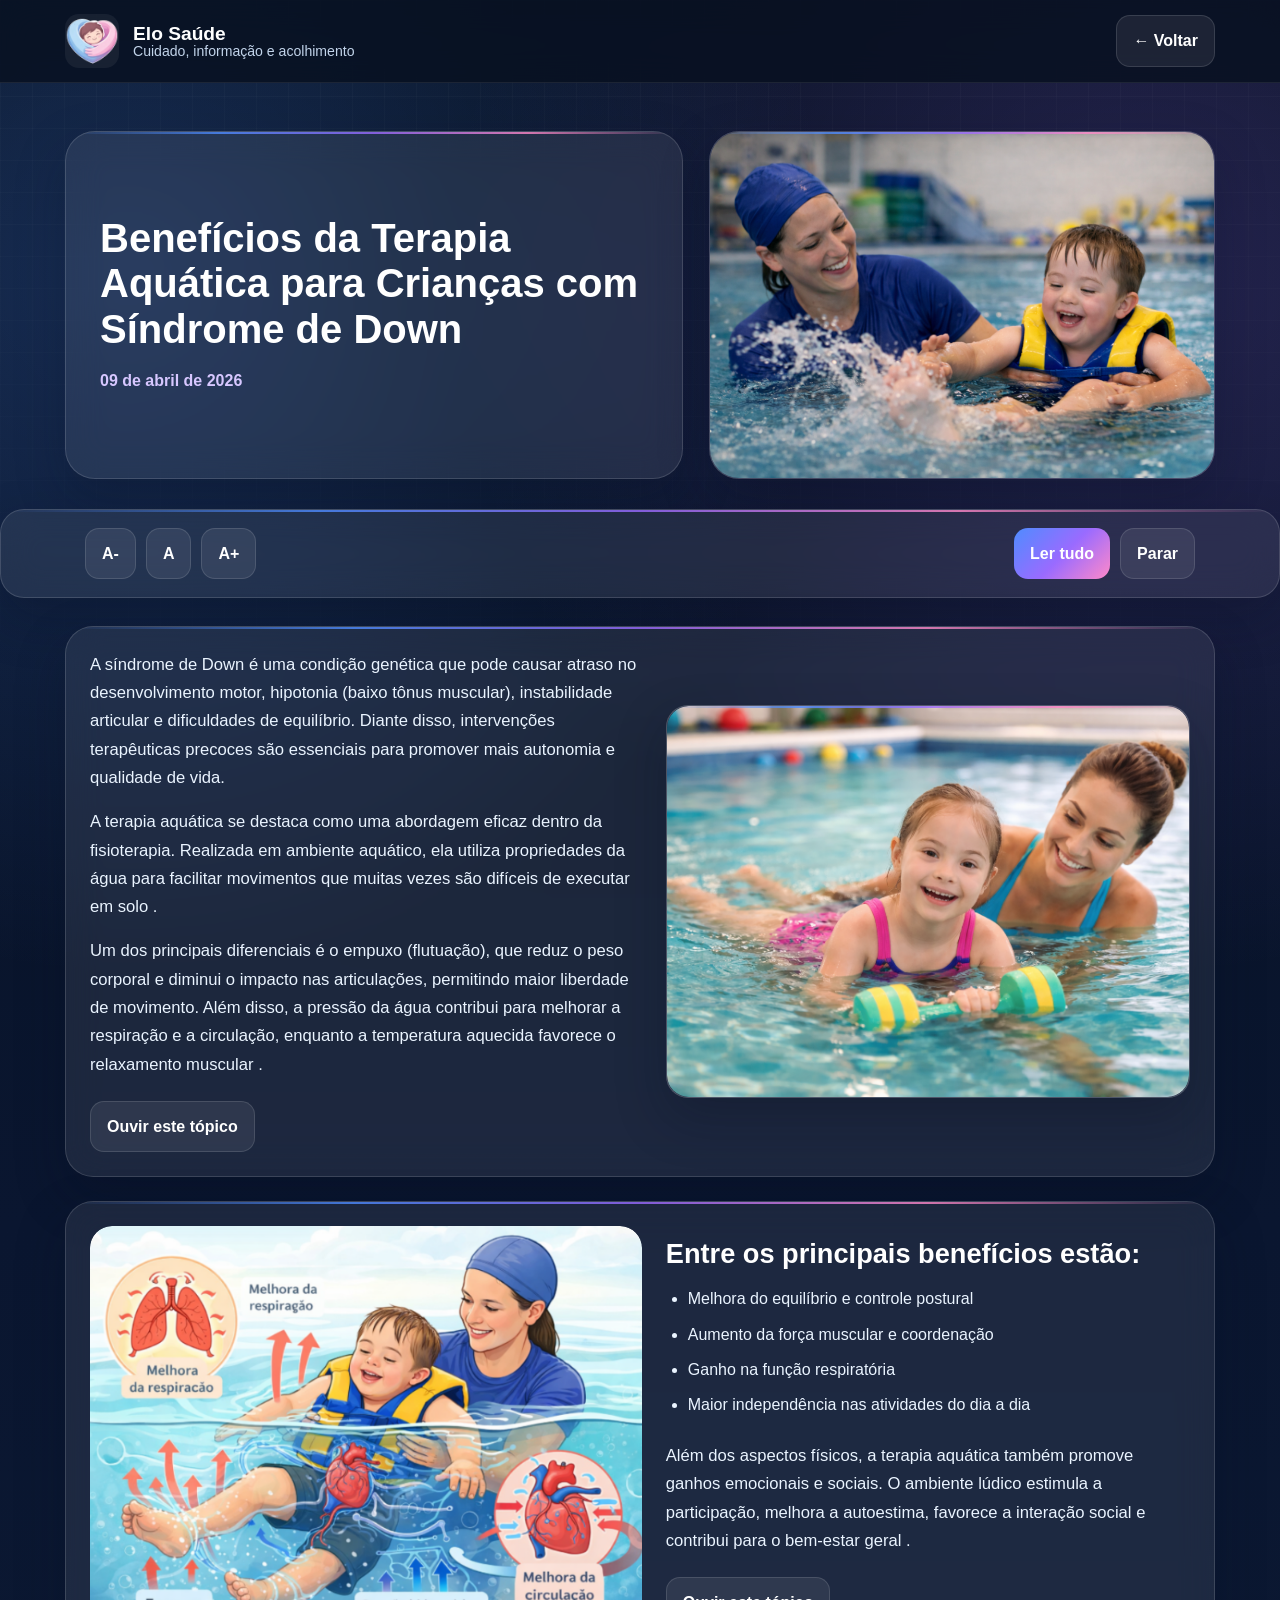
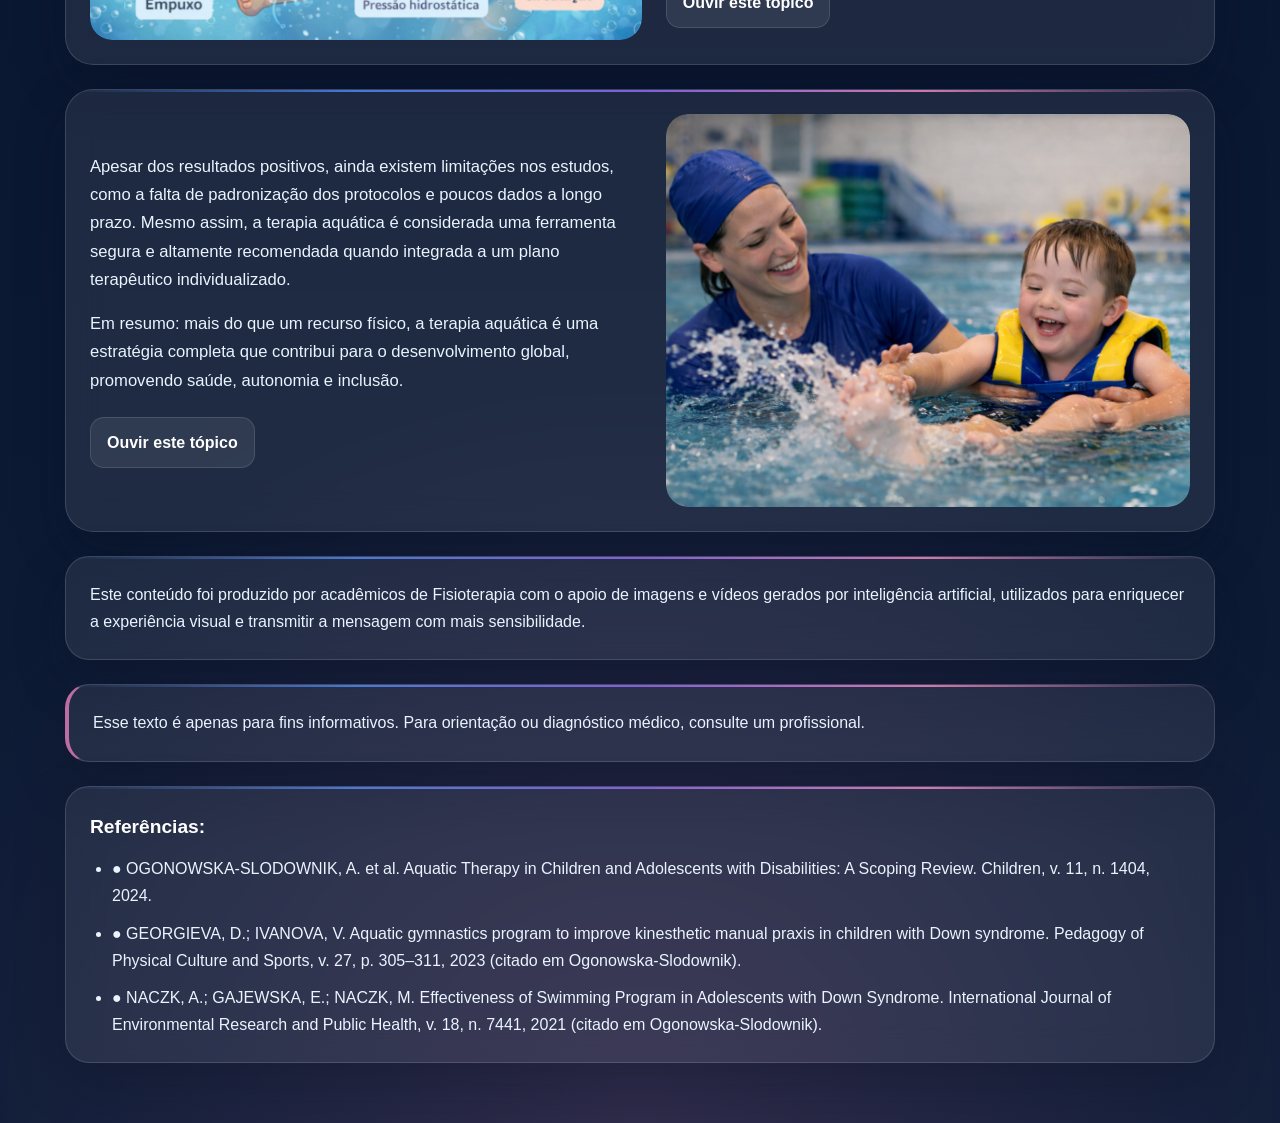
<file: pages/TerapiaAquáticaparaCriançascomSíndromedeDown.html>
<!DOCTYPE html>
<html lang="pt-BR">
<head>
  <meta charset="UTF-8">
  <meta name="viewport" content="width=device-width, initial-scale=1.0">
  <title>Benefícios da Terapia Aquática para Crianças com Síndrome de Down | Elo Saúde</title>
  <link rel="stylesheet" href="../css/noticia.css">
</head>
<body>

  <header class="topo">
    <div class="container topo-conteudo">
      <a href="index.html" class="logo">
        <img src="../img/logo.07" alt="Logo Elo Saúde" class="brand-logo" data-fallback-text="Logo">
        <div class="logo-texto">
          <strong>Elo Saúde</strong>
          <span>Cuidado, informação e acolhimento</span>
        </div>
      </a>

      <a href="home.html" class="btn-voltar">← Voltar</a>
    </div>
  </header>

  <main class="pagina-noticia">
    <section class="hero-noticia">
      <div class="container hero-grid">
        <div class="hero-texto">
          <h1>Benefícios da Terapia Aquática para Crianças com Síndrome de Down</h1>
          <p class="data-publicacao">09 de abril de 2026</p>
        </div>

        <div class="hero-imagem">
           <img src="../img/capa1img.2.png" alt="Notícia 1" data-fallback-text="Notícia 1">
        </div>
      </div>
    </section>

    <section class="barra-acessibilidade">
      <div class="container acessibilidade-conteudo">
        <div class="grupo-botoes">
          <button type="button" id="diminuir-fonte" class="btn-acao">A-</button>
          <button type="button" id="fonte-padrao" class="btn-acao">A</button>
          <button type="button" id="aumentar-fonte" class="btn-acao">A+</button>
        </div>

        <div class="grupo-botoes">
          <button type="button" id="ler-tudo" class="btn-acao destaque">Ler tudo</button>
          <button type="button" id="parar-leitura" class="btn-acao">Parar</button>
        </div>
      </div>
    </section>

    <article class="container materia" id="materiaCompleta">

      <section class="bloco-noticia">
        <div class="bloco-texto">
          <p>
            A síndrome de Down é uma condição genética que pode causar atraso no desenvolvimento motor, hipotonia (baixo tônus muscular), instabilidade articular e dificuldades de equilíbrio. Diante disso, intervenções terapêuticas precoces são essenciais para promover mais autonomia e qualidade de vida.
          </p>

          <p>
            A terapia aquática se destaca como uma abordagem eficaz dentro da fisioterapia. Realizada em ambiente aquático, ela utiliza propriedades da água para facilitar movimentos que muitas vezes são difíceis de executar em solo .
          </p>

          <p>
            Um dos principais diferenciais é o empuxo (flutuação), que reduz o peso corporal e diminui o impacto nas articulações, permitindo maior liberdade de movimento. Além disso, a pressão da água contribui para melhorar a respiração e a circulação, enquanto a temperatura aquecida favorece o relaxamento muscular .
          </p>

          <button type="button" class="btn-topico ouvir-topico">Ouvir este tópico</button>
        </div>

                <div class="hero-imagem">
          <img src="../img/capa1img1.png" alt="">
        </div>


      </section>

      <section class="bloco-noticia reverso">
        <div class="bloco-texto">
          <h2>Entre os principais benefícios estão:</h2>

          <ul>
            <li>Melhora do equilíbrio e controle postural</li>
            <li>Aumento da força muscular e coordenação</li>
            <li>Ganho na função respiratória</li>
            <li>Maior independência nas atividades do dia a dia</li>
          </ul>

          <p>
            Além dos aspectos físicos, a terapia aquática também promove ganhos emocionais e sociais. O ambiente lúdico estimula a participação, melhora a autoestima, favorece a interação social e contribui para o bem-estar geral .
          </p>

          <button type="button" class="btn-topico ouvir-topico">Ouvir este tópico</button>
        </div>

        <div class="bloco-imagem">
          <img src="../img/TerapiaAquáticaparaCrianças-capa.png" alt="Notícia 1" data-fallback-text="Notícia 1">
        </div>
      </section>

      <section class="bloco-noticia">
        <div class="bloco-texto">
          <p>
            Apesar dos resultados positivos, ainda existem limitações nos estudos, como a falta de padronização dos protocolos e poucos dados a longo prazo. Mesmo assim, a terapia aquática é considerada uma ferramenta segura e altamente recomendada quando integrada a um plano terapêutico individualizado.
          </p>

          <p>
            Em resumo: mais do que um recurso físico, a terapia aquática é uma estratégia completa que contribui para o desenvolvimento global, promovendo saúde, autonomia e inclusão.
          </p>

          <button type="button" class="btn-topico ouvir-topico">Ouvir este tópico</button>
        </div>

        <div class="bloco-imagem">
            <img src="../img/capa1img.2.png" alt="Notícia 1" data-fallback-text="Notícia 1">
          
        </div>
      </section>

      <section class="bloco-extra">
        <p>
          Este conteúdo foi produzido por acadêmicos de Fisioterapia com o apoio de imagens e vídeos gerados por inteligência artificial, utilizados para enriquecer a experiência visual e transmitir a mensagem com mais sensibilidade.
        </p>
      </section>

      <section class="bloco-extra alerta">
        <p>
          Esse texto é apenas para fins informativos. Para orientação ou diagnóstico médico, consulte um profissional.
        </p>
      </section>

      <section class="bloco-extra">
        <h3>Referências:</h3>
        <ul>
          <li>● OGONOWSKA-SLODOWNIK, A. et al. Aquatic Therapy in Children and Adolescents with Disabilities: A Scoping Review. Children, v. 11, n. 1404, 2024.</li>
          <li>● GEORGIEVA, D.; IVANOVA, V. Aquatic gymnastics program to improve kinesthetic manual praxis in children with Down syndrome. Pedagogy of Physical Culture and Sports, v. 27, p. 305–311, 2023 (citado em Ogonowska-Slodownik).</li>
          <li>● NACZK, A.; GAJEWSKA, E.; NACZK, M. Effectiveness of Swimming Program in Adolescents with Down Syndrome. International Journal of Environmental Research and Public Health, v. 18, n. 7441, 2021 (citado em Ogonowska-Slodownik).</li>
        </ul>
      </section>

    </article>
  </main>

  <script src="../js/noticia.js"></script>
</body>
</html>
</file>
<file: css/style.css>
* {
  margin: 0;
  padding: 0;
  box-sizing: border-box;
}

:root {
  --azul: #4f8cff;
  --azul-escuro: #2d63db;
  --lilas: #9b6bff;
  --rosa: #ff83c7;
  --branco: #ffffff;
  --texto: #eef6ff;
  --texto-suave: #bfd3ee;
  --borda: rgba(255, 255, 255, 0.16);
  --gradiente-principal: linear-gradient(135deg, #4f8cff 0%, #9b6bff 50%, #ff83c7 100%);
  --sombra: 0 24px 60px rgba(4, 12, 28, 0.30);
  --brilho: 0 0 26px rgba(79, 140, 255, 0.22);
}

html {
  font-size: 16px;
}

body {
  font-family: "Segoe UI", Arial, sans-serif;
  color: var(--texto);
  min-height: 100vh;
  overflow: hidden;
  background:
    radial-gradient(circle at 10% 10%, rgba(79, 140, 255, 0.24), transparent 28%),
    radial-gradient(circle at 88% 10%, rgba(155, 107, 255, 0.22), transparent 28%),
    radial-gradient(circle at 50% 100%, rgba(255, 131, 199, 0.20), transparent 30%),
    linear-gradient(180deg, #071120 0%, #0b1730 48%, #0f1c37 100%);
}

.pagina-loader {
  min-height: 100vh;
}

.loader-screen {
  min-height: 100vh;
  display: flex;
  align-items: center;
  justify-content: center;
  padding: 24px;
  position: relative;
  overflow: hidden;
}

.loader-box {
  width: 100%;
  max-width: 920px;
  position: relative;
  z-index: 2;
  text-align: center;
  padding: 58px 34px;
  border-radius: 34px;
  background: rgba(255, 255, 255, 0.10);
  border: 1px solid var(--borda);
  backdrop-filter: blur(18px);
  box-shadow: var(--sombra);
  overflow: hidden;
  animation: subirBox 0.8s ease;
}

.loader-box::before {
  content: "";
  position: absolute;
  inset: 0 0 auto 0;
  height: 3px;
  background: linear-gradient(
    90deg,
    transparent,
    rgba(79, 140, 255, 0.9),
    rgba(155, 107, 255, 0.8),
    rgba(255, 131, 199, 0.8),
    transparent
  );
}

.loader-box::after {
  content: "";
  position: absolute;
  inset: 14px;
  border-radius: 24px;
  border: 1px solid rgba(255,255,255,0.05);
  pointer-events: none;
}

.loader-badge {
  display: inline-block;
  margin-bottom: 14px;
  padding: 8px 16px;
  border-radius: 999px;
  background: rgba(79, 140, 255, 0.14);
  border: 1px solid rgba(79, 140, 255, 0.20);
  color: #dff2ff;
  font-size: 0.92rem;
  font-weight: 700;
  letter-spacing: 0.03em;
}

.loader-topo {
  font-size: 1.08rem;
  font-weight: 700;
  color: var(--texto-suave);
  margin-bottom: 14px;
}

.logo-animada {
  display: flex;
  justify-content: center;
  align-items: center;
  flex-wrap: wrap;
  font-size: 4.7rem;
  font-weight: 900;
  line-height: 1.05;
  gap: 4px;
  margin-bottom: 22px;
  color: #ffffff;
}

.letra {
  display: inline-block;
  opacity: 0;
  transform: translateY(24px) scale(0.82);
  animation: aparecer 0.5s forwards;
  text-shadow: 0 10px 18px rgba(0, 0, 0, 0.16);
}

.letra-1 { color: #74b8ff; animation-delay: 0.08s; }
.letra-2 { color: #9d89ff; animation-delay: 0.18s; }
.letra-3 { color: #ff9ed6; animation-delay: 0.28s; }
.letra-4 { color: #66b0ff; animation-delay: 0.38s; }
.letra-5 { color: #b192ff; animation-delay: 0.48s; }
.letra-6 { color: #ff8fcf; animation-delay: 0.58s; }
.letra-7 { color: #74b8ff; animation-delay: 0.68s; }
.letra-8 { color: #c0a4ff; animation-delay: 0.78s; }

.espaco {
  width: 18px;
}

.loader-texto {
  max-width: 700px;
  margin: 0 auto 12px;
  color: var(--texto-suave);
  font-size: 1.08rem;
  line-height: 1.85;
}

.loader-frase {
  min-height: 28px;
  margin-bottom: 28px;
  color: #ffffff;
  font-size: 1rem;
  font-weight: 600;
  opacity: 0.95;
  transition: opacity 0.3s ease;
}

.barra-carregamento {
  width: 100%;
  max-width: 460px;
  height: 16px;
  margin: 0 auto 18px;
  border-radius: 999px;
  overflow: hidden;
  background: rgba(255,255,255,0.10);
  border: 1px solid rgba(255,255,255,0.08);
  box-shadow: inset 0 2px 8px rgba(0,0,0,0.12);
}

.progresso {
  width: 0%;
  height: 100%;
  border-radius: 999px;
  background: var(--gradiente-principal);
  box-shadow: var(--brilho);
  transition: width 0.9s linear;
  position: relative;
  overflow: hidden;
}

.progresso::after {
  content: "";
  position: absolute;
  top: 0;
  left: -30%;
  width: 30%;
  height: 100%;
  background: rgba(255, 255, 255, 0.35);
  filter: blur(4px);
  animation: brilhoBarra 2s linear infinite;
}

.contador {
  font-size: 1rem;
  font-weight: 700;
  color: #d6e7ff;
  margin-bottom: 24px;
}

.loader-acoes {
  display: flex;
  justify-content: center;
}

.btn-entrar {
  display: inline-flex;
  align-items: center;
  justify-content: center;
  min-width: 190px;
  text-decoration: none;
  color: white;
  font-weight: 800;
  padding: 14px 22px;
  border-radius: 16px;
  background: var(--gradiente-principal);
  box-shadow: 0 16px 28px rgba(79, 140, 255, 0.20);
  transition: transform 0.25s ease, box-shadow 0.25s ease;
}

.btn-entrar:hover {
  transform: translateY(-2px) scale(1.02);
  box-shadow: 0 20px 32px rgba(79, 140, 255, 0.24);
}

.shape {
  position: absolute;
  border-radius: 50%;
  opacity: 0.42;
  animation: flutuar 6s ease-in-out infinite;
}

.shape-1 {
  width: 230px;
  height: 230px;
  top: 8%;
  left: 8%;
  background: rgba(79, 140, 255, 0.22);
  filter: blur(6px);
}

.shape-2 {
  width: 280px;
  height: 280px;
  right: 7%;
  bottom: 8%;
  background: rgba(155, 107, 255, 0.22);
  filter: blur(8px);
  animation-delay: 1s;
}

.shape-3 {
  width: 150px;
  height: 150px;
  top: 18%;
  right: 18%;
  background: rgba(255, 131, 199, 0.18);
  filter: blur(5px);
  animation-delay: 2s;
}

@keyframes aparecer {
  from {
    opacity: 0;
    transform: translateY(24px) scale(0.82);
  }
  to {
    opacity: 1;
    transform: translateY(0) scale(1);
  }
}

@keyframes flutuar {
  0% { transform: translateY(0px); }
  50% { transform: translateY(-18px); }
  100% { transform: translateY(0px); }
}

@keyframes subirBox {
  from {
    opacity: 0;
    transform: translateY(20px) scale(0.97);
  }
  to {
    opacity: 1;
    transform: translateY(0) scale(1);
  }
}

@keyframes brilhoBarra {
  0% {
    left: -30%;
  }
  100% {
    left: 110%;
  }
}

@media (max-width: 768px) {
  .loader-box {
    padding: 42px 22px;
    border-radius: 26px;
  }

  .logo-animada {
    font-size: 3rem;
  }

  .espaco {
    width: 10px;
  }

  .loader-texto {
    font-size: 1rem;
  }

  .btn-entrar {
    width: 100%;
  }
}

@media (max-width: 480px) {
  .logo-animada {
    font-size: 2.35rem;
  }

  .loader-topo {
    font-size: 1rem;
  }

  .contador {
    font-size: 0.95rem;
  }

  .loader-frase {
    font-size: 0.95rem;
  }
}
</file>
<file: css/noticia.css>
* {
  margin: 0;
  padding: 0;
  box-sizing: border-box;
}

:root {
  --azul: #4f8cff;
  --azul-escuro: #2b63da;
  --lilas: #9a6bff;
  --rosa: #ff89c9;
  --branco: #ffffff;
  --texto: #eaf4ff;
  --texto-suave: #c2d4ea;
  --glass: rgba(255, 255, 255, 0.08);
  --glass-forte: rgba(255, 255, 255, 0.12);
  --borda: rgba(255, 255, 255, 0.14);
  --sombra: 0 20px 50px rgba(6, 14, 32, 0.28);
  --gradiente: linear-gradient(135deg, #4f8cff 0%, #9a6bff 52%, #ff89c9 100%);
  --fundo:
    radial-gradient(circle at 10% 10%, rgba(79, 140, 255, 0.22), transparent 26%),
    radial-gradient(circle at 90% 10%, rgba(154, 107, 255, 0.20), transparent 26%),
    radial-gradient(circle at 50% 100%, rgba(255, 137, 201, 0.14), transparent 28%),
    linear-gradient(180deg, #071120 0%, #0a1630 45%, #0d1c36 100%);
}

html {
  scroll-behavior: smooth;
  font-size: 16px;
}

body {
  font-family: "Segoe UI", Arial, sans-serif;
  background: var(--fundo);
  color: var(--texto);
  line-height: 1.7;
  min-height: 100vh;
  overflow-x: hidden;
}

body::before {
  content: "";
  position: fixed;
  inset: 0;
  background-image:
    linear-gradient(rgba(255,255,255,0.03) 1px, transparent 1px),
    linear-gradient(90deg, rgba(255,255,255,0.03) 1px, transparent 1px);
  background-size: 32px 32px;
  pointer-events: none;
  mask-image: linear-gradient(to bottom, rgba(0,0,0,0.78), transparent 92%);
  z-index: -1;
}

img {
  display: block;
  max-width: 100%;
}

button,
input,
textarea {
  font: inherit;
}

.container {
  width: min(1150px, 92%);
  margin: 0 auto;
}

/* TOPO */
.topo {
  position: sticky;
  top: 0;
  z-index: 999;
  background: rgba(8, 17, 32, 0.82);
  backdrop-filter: blur(16px);
  border-bottom: 1px solid rgba(255, 255, 255, 0.08);
}

.topo-conteudo {
  display: flex;
  align-items: center;
  justify-content: space-between;
  gap: 16px;
  padding: 14px 0;
}

.logo {
  display: flex;
  align-items: center;
  gap: 14px;
  text-decoration: none;
  min-width: 0;
}

.logo img {
  width: 54px;
  height: 54px;
  object-fit: cover;
  border-radius: 14px;
  flex-shrink: 0;
  background: rgba(255,255,255,0.06);
}

.logo-texto {
  display: flex;
  flex-direction: column;
  line-height: 1.1;
  min-width: 0;
}

.logo-texto strong {
  font-size: 1.2rem;
  font-weight: 800;
  color: white;
}

.logo-texto span {
  font-size: 0.88rem;
  color: var(--texto-suave);
}

.btn-voltar,
.btn-acao,
.btn-topico {
  display: inline-flex;
  align-items: center;
  justify-content: center;
  border: 1px solid rgba(255, 255, 255, 0.12);
  background: rgba(255, 255, 255, 0.08);
  color: white;
  text-decoration: none;
  cursor: pointer;
  padding: 11px 16px;
  border-radius: 14px;
  transition: 0.25s ease;
  font-weight: 700;
}

.btn-voltar:hover,
.btn-acao:hover,
.btn-topico:hover {
  transform: translateY(-2px);
  background: var(--gradiente);
}

.btn-acao:focus-visible,
.btn-topico:focus-visible,
.btn-voltar:focus-visible {
  outline: 3px solid rgba(79, 140, 255, 0.35);
  outline-offset: 2px;
}

/* PÁGINA */
.pagina-noticia {
  padding-bottom: 60px;
}

/* HERO */
.hero-noticia {
  padding: 48px 0 30px;
}

.hero-grid {
  display: grid;
  grid-template-columns: 1.1fr 0.9fr;
  gap: 26px;
  align-items: stretch;
}

.hero-texto,
.hero-imagem,
.barra-acessibilidade,
.bloco-noticia,
.bloco-extra {
  background: var(--glass);
  border: 1px solid var(--borda);
  box-shadow: var(--sombra);
  backdrop-filter: blur(18px);
  position: relative;
}

.hero-texto::before,
.hero-imagem::before,
.barra-acessibilidade::before,
.bloco-noticia::before,
.bloco-extra::before {
  content: "";
  position: absolute;
  inset: 0 0 auto 0;
  height: 2px;
  background: linear-gradient(
    90deg,
    transparent,
    rgba(79, 140, 255, 0.8),
    rgba(154, 107, 255, 0.8),
    rgba(255, 137, 201, 0.8),
    transparent
  );
}

.hero-texto,
.hero-imagem {
  border-radius: 30px;
  overflow: hidden;
}

.hero-texto {
  padding: 34px;
  display: flex;
  flex-direction: column;
  justify-content: center;
}

.hero-texto h1 {
  font-size: 2.5rem;
  line-height: 1.14;
  margin-bottom: 14px;
  color: white;
}

.data-publicacao {
  color: #d7c7ff;
  font-weight: 600;
}

.hero-imagem {
  width: 100%;
  aspect-ratio: 16 / 11;
  min-height: 320px;
}

.hero-imagem img {
  width: 100%;
  height: 100%;
  object-fit: cover;
  object-position: center;
}

/* ACESSIBILIDADE */
.barra-acessibilidade {
  margin: 0 auto 28px;
  border-radius: 24px;
  overflow: hidden;
}

.acessibilidade-conteudo {
  padding: 18px 20px;
  display: flex;
  align-items: center;
  justify-content: space-between;
  gap: 14px;
  flex-wrap: wrap;
}

.grupo-botoes {
  display: flex;
  gap: 10px;
  flex-wrap: wrap;
}

.btn-acao.destaque {
  background: var(--gradiente);
  border: none;
}

/* ARTIGO */
.materia {
  display: grid;
  gap: 24px;
}

.bloco-noticia {
  display: grid;
  grid-template-columns: 1fr 0.95fr;
  gap: 24px;
  padding: 24px;
  border-radius: 28px;
  overflow: hidden;
  align-items: center;
}

.bloco-noticia.reverso .bloco-texto {
  order: 2;
}

.bloco-noticia.reverso .bloco-imagem,
.bloco-noticia.reverso .hero-imagem {
  order: 1;
}

.bloco-texto {
  display: flex;
  flex-direction: column;
  justify-content: center;
  min-width: 0;
}

.bloco-texto h2 {
  font-size: 1.7rem;
  color: white;
  margin-bottom: 14px;
  line-height: 1.25;
}

.bloco-texto p {
  margin-bottom: 16px;
  color: var(--texto);
  font-size: 1.04rem;
}

.bloco-texto ul {
  padding-left: 22px;
  margin-bottom: 16px;
}

.bloco-texto li {
  margin-bottom: 8px;
  color: var(--texto);
}

.bloco-imagem,
.bloco-noticia .hero-imagem {
  width: 100%;
  overflow: hidden;
  border-radius: 22px;
  aspect-ratio: 4 / 3;
  min-height: 260px;
  background: rgba(255,255,255,0.05);
}

.bloco-imagem img,
.bloco-noticia .hero-imagem img {
  width: 100%;
  height: 100%;
  object-fit: cover;
  object-position: center;
  border-radius: 22px;
}

.btn-topico {
  margin-top: 6px;
  width: fit-content;
}

.bloco-extra {
  padding: 24px;
  border-radius: 24px;
}

.bloco-extra h3 {
  color: white;
  margin-bottom: 12px;
  font-size: 1.2rem;
}

.bloco-extra p,
.bloco-extra li {
  color: var(--texto);
}

.bloco-extra ul {
  padding-left: 22px;
}

.bloco-extra li + li {
  margin-top: 10px;
}

.alerta {
  border-left: 4px solid rgba(255, 137, 201, 0.7);
}

/* RESPONSIVO */
@media (max-width: 1000px) {
  .hero-grid,
  .bloco-noticia {
    grid-template-columns: 1fr;
  }

  .bloco-noticia.reverso .bloco-texto,
  .bloco-noticia.reverso .bloco-imagem,
  .bloco-noticia.reverso .hero-imagem {
    order: unset;
  }

  .hero-imagem {
    aspect-ratio: 16 / 10;
    min-height: 280px;
  }

  .bloco-imagem,
  .bloco-noticia .hero-imagem {
    aspect-ratio: 16 / 10;
    min-height: 240px;
  }
}

@media (max-width: 700px) {
  .topo-conteudo {
    flex-wrap: wrap;
  }

  .logo {
    width: 100%;
  }

  .btn-voltar {
    width: 100%;
  }

  .hero-noticia {
    padding: 34px 0 22px;
  }

  .hero-texto,
  .bloco-noticia,
  .bloco-extra {
    padding: 20px;
  }

  .hero-texto h1 {
    font-size: 1.8rem;
  }

  .acessibilidade-conteudo {
    padding: 16px;
  }

  .grupo-botoes {
    width: 100%;
  }

  .grupo-botoes .btn-acao {
    flex: 1 1 auto;
  }

  .hero-imagem {
    aspect-ratio: 16 / 11;
    min-height: 220px;
  }

  .bloco-imagem,
  .bloco-noticia .hero-imagem {
    aspect-ratio: 16 / 11;
    min-height: 220px;
  }

  .bloco-texto h2 {
    font-size: 1.4rem;
  }

  .bloco-texto p,
  .bloco-texto li,
  .bloco-extra p,
  .bloco-extra li {
    font-size: 0.98rem;
  }

  .btn-topico {
    width: 100%;
  }
}

@media (max-width: 420px) {
  html {
    font-size: 15px;
  }

  .hero-texto h1 {
    font-size: 1.55rem;
  }

  .hero-imagem {
    min-height: 200px;
  }

  .bloco-imagem,
  .bloco-noticia .hero-imagem {
    min-height: 200px;
  }

  .btn-acao,
  .btn-topico,
  .btn-voltar {
    width: 100%;
  }
}
</file>
